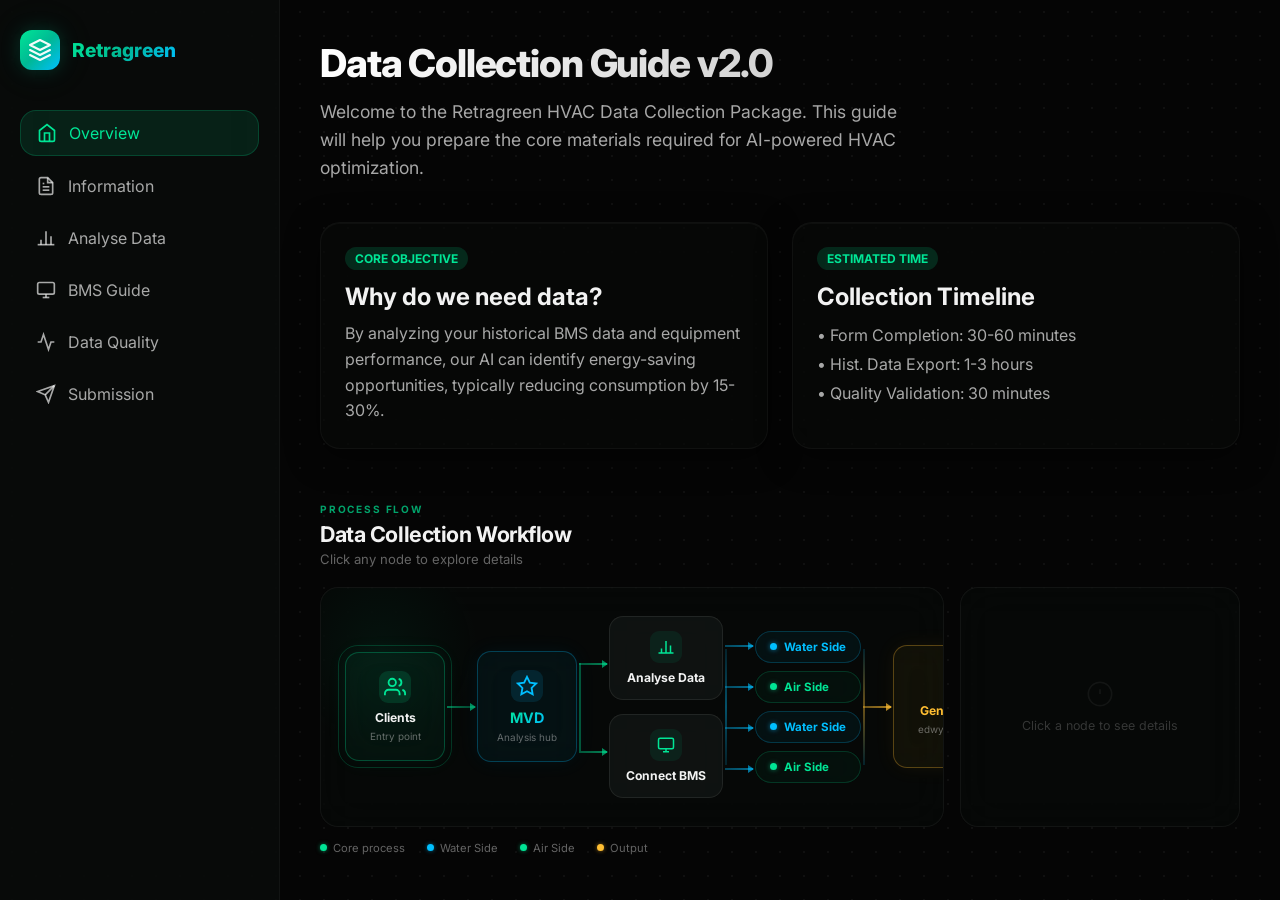
<file: index.html>
<!DOCTYPE html>
<html lang="zh-CN">

<head>
    <meta charset="UTF-8">
    <meta name="viewport" content="width=device-width, initial-scale=1.0">
    <title>RG Data Requirement | Retragreen</title>
    <link rel="icon" href="favicon.svg" type="image/svg+xml">
    <link rel="preconnect" href="https://fonts.googleapis.com">
    <link rel="preconnect" href="https://fonts.gstatic.com" crossorigin>
    <link href="https://fonts.googleapis.com/css2?family=Inter:wght@300;400;500;600;700;800&display=swap"
        rel="stylesheet">
    <link rel="stylesheet" href="styles.css?v=2.3">
</head>

<body>
    <aside class="sidebar">
        <div class="sidebar-header">
            <div class="logo">
                <div class="logo-icon">
                    <svg width="24" height="24" viewBox="0 0 24 24" fill="none" stroke="currentColor" stroke-width="2"
                        stroke-linecap="round" stroke-linejoin="round">
                        <path d="M12 2L2 7l10 5 10-5-10-5z"></path>
                        <path d="M2 17l10 5 10-5"></path>
                        <path d="M2 12l10 5 10-5"></path>
                    </svg>
                </div>
                <div class="logo-text">Retragreen</div>
            </div>
        </div>
        <nav class="sidebar-nav">
            <a href="#overview" class="nav-item active" data-view="overview">
                <svg width="20" height="20" viewBox="0 0 24 24" fill="none" stroke="currentColor" stroke-width="2">
                    <path d="M3 9l9-7 9 7v11a2 2 0 0 1-2 2H5a2 2 0 0 1-2-2z"></path>
                    <polyline points="9 22 9 12 15 12 15 22"></polyline>
                </svg>
                Overview
            </a>
            <a href="#forms" class="nav-item" data-view="forms">
                <svg width="20" height="20" viewBox="0 0 24 24" fill="none" stroke="currentColor" stroke-width="2">
                    <path d="M14 2H6a2 2 0 0 0-2 2v16a2 2 0 0 0 2 2h12a2 2 0 0 0 2-2V8z"></path>
                    <polyline points="14 2 14 8 20 8"></polyline>
                    <line x1="16" y1="13" x2="8" y2="13"></line>
                    <line x1="16" y1="17" x2="8" y2="17"></line>
                    <polyline points="10 9 9 9 8 9"></polyline>
                </svg>
                Information
            </a>
            <a href="#analyse" class="nav-item" data-view="analyse">
                <svg width="20" height="20" viewBox="0 0 24 24" fill="none" stroke="currentColor" stroke-width="2">
                    <line x1="18" y1="20" x2="18" y2="10"></line>
                    <line x1="12" y1="20" x2="12" y2="4"></line>
                    <line x1="6" y1="20" x2="6" y2="14"></line>
                    <line x1="2" y1="20" x2="22" y2="20"></line>
                </svg>
                Analyse Data
            </a>
            <a href="#bms" class="nav-item" data-view="bms">
                <svg width="20" height="20" viewBox="0 0 24 24" fill="none" stroke="currentColor" stroke-width="2">
                    <rect x="2" y="3" width="20" height="14" rx="2" ry="2"></rect>
                    <line x1="8" y1="21" x2="16" y2="21"></line>
                    <line x1="12" y1="17" x2="12" y2="21"></line>
                </svg>
                BMS Guide
            </a>
            <a href="#quality" class="nav-item" data-view="quality">
                <svg width="20" height="20" viewBox="0 0 24 24" fill="none" stroke="currentColor" stroke-width="2">
                    <polyline points="22 12 18 12 15 21 9 3 6 12 2 12"></polyline>
                </svg>
                Data Quality
            </a>
            <a href="#submit" class="nav-item" data-view="submit">
                <svg width="20" height="20" viewBox="0 0 24 24" fill="none" stroke="currentColor" stroke-width="2">
                    <path d="M22 2L11 13"></path>
                    <polygon points="22 2 15 22 11 13 2 9 22 2"></polygon>
                </svg>
                Submission
            </a>
        </nav>
    </aside>

    <main class="main-content">
        <section id="overview" class="view active">
            <div class="hero-section">
                <h1 class="section-title">Data Collection Guide <span class="accent-text">v2.0</span></h1>
                <p class="section-desc">Welcome to the Retragreen HVAC Data Collection Package. This guide will help you
                    prepare the core materials required for AI-powered HVAC optimization.</p>
            </div>

            <div class="grid">
                <div class="glass-card" style="padding: 24px;">
                    <div class="badge badge-essential" style="margin-bottom: 12px; display: inline-block;">Core
                        Objective</div>
                    <h2>Why do we need data?</h2>
                    <p style="color: var(--text-secondary); margin-top: 10px; line-height: 1.6;">
                        By analyzing your historical BMS data and equipment performance, our AI can identify
                        energy-saving opportunities, typically reducing consumption by 15-30%.
                    </p>
                </div>
                <div class="glass-card" style="padding: 24px;">
                    <div class="badge badge-essential" style="margin-bottom: 12px; display: inline-block;">Estimated
                        Time</div>
                    <h2>Collection Timeline</h2>
                    <ul style="color: var(--text-secondary); margin-top: 10px; list-style: none; line-height: 1.8;">
                        <li>• Form Completion: 30-60 minutes</li>
                        <li>• Hist. Data Export: 1-3 hours</li>
                        <li>• Quality Validation: 30 minutes</li>
                    </ul>
                </div>
            </div>

            <!-- ── Workflow Diagram ─────────────────────────────────────────── -->
            <div class="workflow-section">
                <div class="workflow-section-header">
                    <span class="workflow-section-label">Process Flow</span>
                    <h2 class="workflow-section-title">Data Collection Workflow</h2>
                    <p class="workflow-section-desc">Click any node to explore details</p>
                </div>

                <div class="wf-wrap">
                    <!-- ── Diagram row ── -->
                    <div class="wf-diagram">

                        <!-- NODE: Clients -->
                        <div class="wf-node wf-node--client" data-node="client">
                            <div class="wf-node-inner">
                                <div class="wf-node-icon">
                                    <svg width="22" height="22" viewBox="0 0 24 24" fill="none" stroke="currentColor" stroke-width="2"><path d="M17 21v-2a4 4 0 0 0-4-4H5a4 4 0 0 0-4 4v2"/><circle cx="9" cy="7" r="4"/><path d="M23 21v-2a4 4 0 0 0-3-3.87"/><path d="M16 3.13a4 4 0 0 1 0 7.75"/></svg>
                                </div>
                                <div class="wf-node-label">Clients</div>
                                <div class="wf-node-sublabel">Entry point</div>
                            </div>
                            <div class="wf-node-pulse"></div>
                        </div>

                        <!-- Arrow → MVD -->
                        <div class="wf-arr wf-arr--h"></div>

                        <!-- NODE: MVD -->
                        <div class="wf-node wf-node--mvd" data-node="mvd">
                            <div class="wf-node-inner">
                                <div class="wf-node-icon">
                                    <svg width="22" height="22" viewBox="0 0 24 24" fill="none" stroke="currentColor" stroke-width="2"><polygon points="12 2 15.09 8.26 22 9.27 17 14.14 18.18 21.02 12 17.77 5.82 21.02 7 14.14 2 9.27 8.91 8.26 12 2"/></svg>
                                </div>
                                <div class="wf-node-label">MVD</div>
                                <div class="wf-node-sublabel">Analysis hub</div>
                            </div>
                        </div>

                        <!-- Fork → Analyse + BMS -->
                        <div class="wf-arr wf-arr--fork">
                            <div class="wf-arr-fork-line"></div>
                            <div class="wf-arr-fork-top"></div>
                            <div class="wf-arr-fork-bot"></div>
                        </div>

                        <!-- COL: Analyse Data + Connect BMS -->
                        <div class="wf-stack">
                            <div class="wf-node wf-node--branch" data-node="analyse">
                                <div class="wf-node-inner">
                                    <div class="wf-node-icon">
                                        <svg width="18" height="18" viewBox="0 0 24 24" fill="none" stroke="currentColor" stroke-width="2"><line x1="18" y1="20" x2="18" y2="10"/><line x1="12" y1="20" x2="12" y2="4"/><line x1="6" y1="20" x2="6" y2="14"/><line x1="2" y1="20" x2="22" y2="20"/></svg>
                                    </div>
                                    <div class="wf-node-label">Analyse Data</div>
                                </div>
                            </div>
                            <div class="wf-node wf-node--branch" data-node="bmsconn">
                                <div class="wf-node-inner">
                                    <div class="wf-node-icon">
                                        <svg width="18" height="18" viewBox="0 0 24 24" fill="none" stroke="currentColor" stroke-width="2"><rect x="2" y="3" width="20" height="14" rx="2" ry="2"/><line x1="8" y1="21" x2="16" y2="21"/><line x1="12" y1="17" x2="12" y2="21"/></svg>
                                    </div>
                                    <div class="wf-node-label">Connect BMS</div>
                                </div>
                            </div>
                        </div>

                        <!-- Fork → 4 leaves -->
                        <div class="wf-arr wf-arr--fork4">
                            <div class="wf-arr-fork4-line"></div>
                            <div class="wf-arr-fork4-t1"></div>
                            <div class="wf-arr-fork4-t2"></div>
                            <div class="wf-arr-fork4-t3"></div>
                            <div class="wf-arr-fork4-t4"></div>
                        </div>

                        <!-- COL: 4 leaves -->
                        <div class="wf-leaves">
                            <div class="wf-node wf-node--leaf wf-node--water" data-node="analyse-water">
                                <div class="wf-node-inner"><div class="wf-leaf-dot"></div><span class="wf-node-label">Water Side</span></div>
                            </div>
                            <div class="wf-node wf-node--leaf wf-node--air" data-node="analyse-air">
                                <div class="wf-node-inner"><div class="wf-leaf-dot"></div><span class="wf-node-label">Air Side</span></div>
                            </div>
                            <div class="wf-node wf-node--leaf wf-node--water" data-node="bms-water">
                                <div class="wf-node-inner"><div class="wf-leaf-dot"></div><span class="wf-node-label">Water Side</span></div>
                            </div>
                            <div class="wf-node wf-node--leaf wf-node--air" data-node="bms-air">
                                <div class="wf-node-inner"><div class="wf-leaf-dot"></div><span class="wf-node-label">Air Side</span></div>
                            </div>
                        </div>

                        <!-- Converge → Email -->
                        <div class="wf-arr wf-arr--conv">
                            <div class="wf-arr-conv-line"></div>
                            <div class="wf-arr-conv-h"></div>
                        </div>

                        <!-- NODE: Generate Email -->
                        <div class="wf-node wf-node--email" data-node="email">
                            <div class="wf-node-inner">
                                <div class="wf-node-icon">
                                    <svg width="22" height="22" viewBox="0 0 24 24" fill="none" stroke="currentColor" stroke-width="2"><path d="M4 4h16c1.1 0 2 .9 2 2v12c0 1.1-.9 2-2 2H4c-1.1 0-2-.9-2-2V6c0-1.1.9-2 2-2z"/><polyline points="22,6 12,13 2,6"/></svg>
                                </div>
                                <div class="wf-node-label">Generate Email</div>
                                <div class="wf-node-sublabel">edwyn@retragreen<wbr>.com.au</div>
                            </div>
                        </div>

                    </div><!-- .wf-diagram -->

                    <!-- ── Detail panel (shown on node click) ── -->
                    <div class="wf-panel" id="wfPanel">
                        <div class="wf-panel-empty">
                            <svg width="28" height="28" viewBox="0 0 24 24" fill="none" stroke="currentColor" stroke-width="1.5" opacity="0.3"><circle cx="12" cy="12" r="10"/><line x1="12" y1="8" x2="12" y2="12"/><line x1="12" y1="16" x2="12.01" y2="16"/></svg>
                            <p>Click a node to see details</p>
                        </div>
                    </div>

                </div><!-- .wf-wrap -->

                <!-- ── Data Points Drawer (shown when analyse-water / analyse-air clicked) ── -->
                <div class="wf-drawer" id="wfDrawer">
                    <!-- content injected by JS -->
                </div>

                <!-- Legend -->
                <div class="wf-legend">
                    <div class="wf-legend-item"><div class="wf-legend-dot wf-legend-dot--green"></div>Core process</div>
                    <div class="wf-legend-item"><div class="wf-legend-dot wf-legend-dot--blue"></div>Water Side</div>
                    <div class="wf-legend-item"><div class="wf-legend-dot wf-legend-dot--green"></div>Air Side</div>
                    <div class="wf-legend-item"><div class="wf-legend-dot wf-legend-dot--email"></div>Output</div>
                </div>

            </div><!-- .workflow-section -->

        </section>

        <section id="analyse" class="view">
            <div class="hero-section analyse-hero">
                <div>
                    <div class="eyebrow">Topology-aware requirement generator</div>
                    <h1 class="section-title">Build your HVAC data requirement</h1>
                    <p class="section-desc">Tell us what is installed. We will show only the points that apply to your system and expand standard tags for every equipment instance.</p>
                </div>
                <div class="profile-state"><span class="profile-state-dot"></span><span id="profileStateText">Profile ready</span></div>
            </div>

            <div class="analyse-layout">
                <aside class="glass-card equipment-panel" aria-label="Equipment profile">
                    <div class="panel-heading">
                        <span class="step-number">01</span>
                        <div><h2>Equipment profile</h2><p>Select everything installed at this site.</p></div>
                    </div>

                    <fieldset class="config-group">
                        <legend>Cooling source</legend>
                        <label class="config-option"><input type="checkbox" data-system="waterCooled" checked><span><strong>Water-cooled chiller</strong><small>Chiller, CHW and condenser loops</small></span></label>
                        <label class="config-option"><input type="checkbox" data-system="airCooled"><span><strong>Air-cooled chiller</strong><small>Chiller and CHW loop only</small></span></label>
                        <label class="config-option"><input type="checkbox" data-system="dx"><span><strong>DX / Packaged</strong><small>Direct expansion equipment</small></span></label>
                        <label class="config-option"><input type="checkbox" data-system="vrf"><span><strong>VRF / VRV</strong><small>Outdoor and indoor units</small></span></label>
                    </fieldset>

                    <fieldset class="config-group" id="distributionGroup">
                        <legend>CHW distribution</legend>
                        <label class="config-option compact"><input type="radio" name="distribution" value="variablePrimary" checked><span><strong>Variable primary flow</strong></span></label>
                        <label class="config-option compact"><input type="radio" name="distribution" value="primarySecondary"><span><strong>Primary-secondary</strong></span></label>
                        <label class="config-option compact"><input type="radio" name="distribution" value="constant"><span><strong>Constant flow</strong></span></label>
                    </fieldset>

                    <fieldset class="config-group">
                        <legend>Air side &amp; terminal units</legend>
                        <div class="option-grid">
                            <label class="config-option compact"><input type="checkbox" data-system="ahu" checked><span><strong>AHU</strong></span></label>
                            <label class="config-option compact"><input type="checkbox" data-system="vav"><span><strong>VAV</strong></span></label>
                            <label class="config-option compact"><input type="checkbox" data-system="fcu"><span><strong>FCU</strong></span></label>
                            <label class="config-option compact"><input type="checkbox" data-system="doas"><span><strong>DOAS</strong></span></label>
                        </div>
                        <label class="select-label" for="ahuCoilType">AHU cooling type</label>
                        <select id="ahuCoilType" class="config-select">
                            <option value="chw">Chilled water coil</option>
                            <option value="dx">DX coil</option>
                            <option value="none">No cooling coil / unknown</option>
                        </select>
                    </fieldset>

                    <fieldset class="config-group quantity-group">
                        <legend>Equipment quantities</legend>
                        <div id="quantityFields" class="quantity-grid"></div>
                    </fieldset>

                    <button type="button" class="btn btn-secondary btn-full" id="resetProfile">Reset profile</button>
                </aside>

                <div class="analyse-results">
                    <div class="result-intro glass-card">
                        <div class="panel-heading">
                            <span class="step-number">02</span>
                            <div><h2>Your applicable points</h2><p>Requirements update instantly when the equipment profile changes.</p></div>
                        </div>
                        <div class="result-stats" id="resultStats"></div>
                    </div>

                    <div class="pairing-callout">
                        <div class="pairing-icon">↔</div>
                        <div><strong>Collect command and feedback together</strong><p>Where available, provide both the Setpoint / Command and Feedback / Measured Value. This enables tracking-error, hunting, saturation and override analysis.</p></div>
                    </div>

                    <div class="catalogue-toolbar">
                        <div class="filter-tabs" id="classFilters" aria-label="Requirement class filters">
                            <button type="button" class="filter-tab active" data-class-filter="all">All <span id="allCount">0</span></button>
                            <button type="button" class="filter-tab" data-class-filter="core">Must have</button>
                            <button type="button" class="filter-tab" data-class-filter="conditional">If applicable</button>
                            <button type="button" class="filter-tab" data-class-filter="recommended">Recommended</button>
                            <button type="button" class="filter-tab" data-class-filter="optional">Optional</button>
                            <button type="button" class="filter-tab" data-class-filter="derived">Calculated</button>
                        </div>
                        <div class="toolbar-controls">
                            <label class="search-box"><span>⌕</span><input id="pointSearch" type="search" placeholder="Search point or tag…"></label>
                            <select id="sideFilter" class="config-select compact-select" aria-label="Filter by side">
                                <option value="all">All sides</option><option value="Water">Water side</option><option value="Air">Air side</option><option value="Common">Common</option>
                            </select>
                        </div>
                    </div>

                    <div class="catalogue-card glass-card">
                        <div class="catalogue-table-wrap">
                            <table class="catalogue-table">
                                <thead><tr><th>Data point</th><th>Standard tag</th><th>Requirement</th><th>Unit</th><th>Client status</th><th><span class="sr-only">Why needed</span></th></tr></thead>
                                <tbody id="catalogueBody"></tbody>
                            </table>
                        </div>
                        <div class="catalogue-empty" id="catalogueEmpty" hidden>No applicable points match these filters.</div>
                    </div>

                    <div class="export-panel glass-card">
                        <div class="panel-heading">
                            <span class="step-number">03</span>
                            <div><h2>Export client deliverables</h2><p>Download the requirement register or a ready-to-fill historical data template.</p></div>
                        </div>
                        <div class="export-actions">
                            <button type="button" class="btn btn-primary" id="exportRequirements">Download requirement CSV</button>
                            <button type="button" class="btn btn-secondary" id="exportTemplate">Download historical template</button>
                        </div>
                        <p class="export-note">Historical template format: Timestamp first, UTF-8 CSV, one column per expanded standard tag. Recommended interval: 5–15 minutes.</p>
                    </div>
                </div>
            </div>
        </section>

        <section id="forms" class="view">
            <div class="hero-section">
                <h1 class="section-title">Information Collection</h1>
                <p class="section-desc">Please prepare the following four categories of basic information to help us
                    build an accurate system model.</p>
            </div>

            <div class="grid">
                <div class="glass-card info-card" style="padding: 24px; cursor: pointer;" data-info="project">
                    <h3>1. Project Details</h3>
                    <p style="color: var(--text-muted); font-size: 0.9rem; margin-top: 8px;">Site name, address,
                        building type, and contact information.</p>
                    <div class="click-hint">Click for required fields →</div>
                </div>
                <div class="glass-card info-card" style="padding: 24px; cursor: pointer;" data-info="equipment">
                    <h3>2. Equipment Inventory</h3>
                    <p style="color: var(--text-muted); font-size: 0.9rem; margin-top: 8px;">Models and capacities of
                        chillers, pumps, cooling towers, and major AHUs.</p>
                    <div class="click-hint">Click for required fields →</div>
                </div>
                <div class="glass-card info-card" style="padding: 24px; cursor: pointer;" data-info="bmsbasic">
                    <h3>3. BMS Basics</h3>
                    <p style="color: var(--text-muted); font-size: 0.9rem; margin-top: 8px;">BMS brand (e.g., Honeywell,
                        Siemens) and version used.</p>
                    <div class="click-hint">Click for required fields →</div>
                </div>
                <div class="glass-card info-card" style="padding: 24px; cursor: pointer;" data-info="datapoints">
                    <h3>4. Data Point List</h3>
                    <p style="color: var(--text-muted); font-size: 0.9rem; margin-top: 8px;">Confirm available sensor
                        points for export (temp, flow, power, etc.).</p>
                    <div class="click-hint">Click for required fields →</div>
                </div>
            </div>
        </section>

        <section id="bms" class="view">
            <div class="hero-section">
                <h1 class="section-title">BMS Export Guide</h1>
                <p class="section-desc">Start with the network setup below &mdash; it is vendor-neutral and everything
                    else depends on it. Then select your BMS system to view step-by-step export procedures.</p>
            </div>

            <div class="grid">
                <div class="glass-card bms-card" style="padding: 24px; cursor: pointer; grid-column: 1 / -1;"
                    data-bms="networkscan">
                    <div class="badge badge-essential" style="margin-bottom: 12px; display: inline-block;">Start here ·
                        Any brand</div>
                    <h3 class="accent-text">Connect &amp; Scan — Gateway IP + YABE Point Scan</h3>
                    <p style="color: var(--text-muted); font-size: 0.9rem; margin: 12px 0;">
                        For any BACnet site, regardless of brand: put your laptop&rsquo;s IP into the BMS gateway range on
                        Windows 10/11, then use YABE (Yet Another BACnet Explorer) to discover the devices and capture the
                        point list. Covers BACnet/IP and MS/TP/RS-485 wiring, firewall setup, a full troubleshooting table
                        and nine setup diagrams.
                    </p>
                    <div class="click-hint" style="font-size: 0.7rem; opacity: 0.5;">Click for the walkthrough →</div>
                </div>
                <div class="glass-card bms-card" style="padding: 24px; cursor: pointer;" data-bms="honeywell">
                    <h3 class="accent-text">Honeywell EBI</h3>
                    <p style="color: var(--text-muted); font-size: 0.9rem; margin: 12px 0;">Point list &amp; trend
                        export for EBI R600 workstations and the EBI 2025 / EBI One cloud portal.</p>
                    <div class="click-hint" style="font-size: 0.7rem; opacity: 0.5;">Click for details →</div>
                </div>
                <div class="glass-card bms-card" style="padding: 24px; cursor: pointer;" data-bms="siemens">
                    <h3 class="accent-text">Siemens Desigo CC</h3>
                    <p style="color: var(--text-muted); font-size: 0.9rem; margin: 12px 0;">Objects and Trends report
                        export for Desigo CC V7&ndash;V9, verified against the current Siemens online help.</p>
                    <div class="click-hint" style="font-size: 0.7rem; opacity: 0.5;">Click for details →</div>
                </div>
                <div class="glass-card bms-card" style="padding: 24px; cursor: pointer;" data-bms="jci">
                    <h3 class="accent-text">Johnson Controls</h3>
                    <p style="color: var(--text-muted); font-size: 0.9rem; margin: 12px 0;">BACnet point list &amp; point
                        mapping export for Metasys 8.x – 17.x (Metasys UI, ODS and SCT).</p>
                    <div class="click-hint" style="font-size: 0.7rem; opacity: 0.5;">Click for details →</div>
                </div>
                <div class="glass-card bms-card" style="padding: 24px; cursor: pointer;" data-bms="schneider">
                    <h3 class="accent-text">Schneider EcoStruxure</h3>
                    <p style="color: var(--text-muted); font-size: 0.9rem; margin: 12px 0;">Search and trend log export
                        for EcoStruxure Building Operation 7.1 (WorkStation and WebStation).</p>
                    <div class="click-hint" style="font-size: 0.7rem; opacity: 0.5;">Click for details →</div>
                </div>
            </div>
        </section>

        <section id="quality" class="view">
            <div class="hero-section">
                <h1 class="section-title">Data Quality <span class="accent-text">Checklist</span></h1>
                <p class="section-desc">Complete all 35+ validation points before submitting. Click each item to mark it
                    as verified.</p>
                <div class="progress-bar-wrap">
                    <div class="progress-bar-track">
                        <div class="progress-bar-fill" id="progressFill"></div>
                    </div>
                    <span class="progress-label" id="progressLabel">0 / 0 completed</span>
                </div>
            </div>

            <!-- Group 1: File Format -->
            <div class="checklist-group">
                <div class="checklist-group-header">
                    <span class="group-icon"><svg width="16" height="16" viewBox="0 0 24 24" fill="none"
                            stroke="currentColor" stroke-width="2" stroke-linecap="round" stroke-linejoin="round">
                            <path d="M14 2H6a2 2 0 0 0-2 2v16a2 2 0 0 0 2 2h12a2 2 0 0 0 2-2V8z" />
                            <polyline points="14 2 14 8 20 8" />
                        </svg></span>
                    <span>File Format &amp; Encoding</span>
                    <span class="group-badge">Essential</span>
                </div>
                <div class="glass-card checklist-card">
                    <div class="checklist-item">
                        <div class="check-box"></div>
                        <div class="item-content">
                            <h3>CSV format (Comma-Separated Values)</h3>
                            <p>File must be saved as .csv — not .xlsx, .xls, or any other format.</p>
                        </div>
                    </div>
                    <div class="checklist-item">
                        <div class="check-box"></div>
                        <div class="item-content">
                            <h3>UTF-8 character encoding</h3>
                            <p>Ensure UTF-8 encoding when exporting. Do NOT use ANSI, GB2312, or other encodings.</p>
                        </div>
                    </div>
                    <div class="checklist-item">
                        <div class="check-box"></div>
                        <div class="item-content">
                            <h3>Period (.) as decimal separator</h3>
                            <p>Use 28.5 not 28,5. Comma is the column delimiter in CSV.</p>
                        </div>
                    </div>
                    <div class="checklist-item">
                        <div class="check-box"></div>
                        <div class="item-content">
                            <h3>No formulas or calculated cells</h3>
                            <p>Export raw data values only — remove all spreadsheet formulas before saving.</p>
                        </div>
                    </div>
                    <div class="checklist-item">
                        <div class="check-box"></div>
                        <div class="item-content">
                            <h3>File size within limits or compressed</h3>
                            <p>Files &gt;100 MB must be zipped or split by quarter (Q1–Q4). Typical: 50–500 MB for 12
                                months.</p>
                        </div>
                    </div>
                    <div class="checklist-item">
                        <div class="check-box"></div>
                        <div class="item-content">
                            <h3>File naming convention</h3>
                            <p>Format: <code>SiteName_StartDate_EndDate_Type.csv</code> — e.g.,
                                MelbourneOffice_20230101_20231231_HVAC.csv</p>
                        </div>
                    </div>
                </div>
            </div>

            <!-- Group 2: Timestamp & Intervals -->
            <div class="checklist-group">
                <div class="checklist-group-header">
                    <span class="group-icon"><svg width="16" height="16" viewBox="0 0 24 24" fill="none"
                            stroke="currentColor" stroke-width="2" stroke-linecap="round" stroke-linejoin="round">
                            <circle cx="12" cy="12" r="10" />
                            <polyline points="12 6 12 12 16 14" />
                        </svg></span>
                    <span>Timestamps &amp; Data Intervals</span>
                    <span class="group-badge">Essential</span>
                </div>
                <div class="glass-card checklist-card">
                    <div class="checklist-item">
                        <div class="check-box"></div>
                        <div class="item-content">
                            <h3>Timestamp column present as first column</h3>
                            <p>Column name: <code>Timestamp</code>. Must be in the first column of the CSV.</p>
                        </div>
                    </div>
                    <div class="checklist-item">
                        <div class="check-box"></div>
                        <div class="item-content">
                            <h3>Timestamp format: YYYY-MM-DD HH:MM:SS</h3>
                            <p>24-hour format required. Example: <code>2024-07-15 14:30:00</code></p>
                        </div>
                    </div>
                    <div class="checklist-item">
                        <div class="check-box"></div>
                        <div class="item-content">
                            <h3>Consistent time interval throughout file</h3>
                            <p>5-minute intervals are ideal; 15 minutes is the minimum accepted. Maximum: 30 min.</p>
                        </div>
                    </div>
                    <div class="checklist-item">
                        <div class="check-box"></div>
                        <div class="item-content">
                            <h3>No timestamp gaps longer than 2 hours</h3>
                            <p>Isolated missing rows are acceptable, but continuous gaps &gt;2 hours must be documented.
                            </p>
                        </div>
                    </div>
                    <div class="checklist-item">
                        <div class="check-box"></div>
                        <div class="item-content">
                            <h3>Timestamps are sequential and non-duplicate</h3>
                            <p>No duplicate timestamps. No reversed or out-of-order rows.</p>
                        </div>
                    </div>
                    <div class="checklist-item">
                        <div class="check-box"></div>
                        <div class="item-content">
                            <h3>Data covers minimum 12 months</h3>
                            <p>Must include at least one full summer peak season (Dec–Feb Southern Hemisphere / Jun–Aug
                                Northern).</p>
                        </div>
                    </div>
                </div>
            </div>

            <!-- Group 3: Data Completeness -->
            <div class="checklist-group">
                <div class="checklist-group-header">
                    <span class="group-icon"><svg width="16" height="16" viewBox="0 0 24 24" fill="none"
                            stroke="currentColor" stroke-width="2" stroke-linecap="round" stroke-linejoin="round">
                            <line x1="18" y1="20" x2="18" y2="10" />
                            <line x1="12" y1="20" x2="12" y2="4" />
                            <line x1="6" y1="20" x2="6" y2="14" />
                            <line x1="2" y1="20" x2="22" y2="20" />
                        </svg></span>
                    <span>Data Completeness</span>
                    <span class="group-badge">Essential</span>
                </div>
                <div class="glass-card checklist-card">
                    <div class="checklist-item">
                        <div class="check-box"></div>
                        <div class="item-content">
                            <h3>Overall data completeness &gt; 80%</h3>
                            <p>Missing data must be less than 20% of total records for each key column.</p>
                        </div>
                    </div>
                    <div class="checklist-item">
                        <div class="check-box"></div>
                        <div class="item-content">
                            <h3>Missing data marked as blank or "NULL"</h3>
                            <p>Do NOT use 0 (zero) for missing sensor readings — this creates false data points.</p>
                        </div>
                    </div>
                    <div class="checklist-item">
                        <div class="check-box"></div>
                        <div class="item-content">
                            <h3>No flat-lining (constant value for long periods)</h3>
                            <p>If a sensor reads the same value for more than 2 hours, check if it is a sensor fault.
                            </p>
                        </div>
                    </div>
                    <div class="checklist-item">
                        <div class="check-box"></div>
                        <div class="item-content">
                            <h3>No negative values in non-negative columns</h3>
                            <p>Power (kW), flow (m³/h), temperatures above absolute zero. Flag anomalies in notes.</p>
                        </div>
                    </div>
                    <div class="checklist-item">
                        <div class="check-box"></div>
                        <div class="item-content">
                            <h3>Values within physically reasonable ranges</h3>
                            <p>Chiller supply temp: 5–15°C. Power: 0–5000 kW. Flow: 0–2000 m³/h. Outdoor temp: –10 to
                                50°C.</p>
                        </div>
                    </div>
                </div>
            </div>

            <!-- Group 4: Essential Data Points -->
            <div class="checklist-group">
                <div class="checklist-group-header">
                    <span class="group-icon"><svg width="16" height="16" viewBox="0 0 24 24" fill="none"
                            stroke="currentColor" stroke-width="2" stroke-linecap="round" stroke-linejoin="round">
                            <polyline points="22 12 18 12 15 21 9 3 6 12 2 12" />
                        </svg></span>
                    <span>Essential Data Points Included (★★★)</span>
                    <span class="group-badge">Essential</span>
                </div>
                <div class="glass-card checklist-card">
                    <div class="checklist-item">
                        <div class="check-box"></div>
                        <div class="item-content">
                            <h3>Outdoor_Temp_C — Outdoor dry-bulb temperature</h3>
                            <p>Key driver for cooling load. Must not be missing during peak summer months.</p>
                        </div>
                    </div>
                    <div class="checklist-item">
                        <div class="check-box"></div>
                        <div class="item-content">
                            <h3>Outdoor_RH_% — Outdoor relative humidity</h3>
                            <p>Required for psychrometric calculations and cooling tower analysis.</p>
                        </div>
                    </div>
                    <div class="checklist-item">
                        <div class="check-box"></div>
                        <div class="item-content">
                            <h3>Total_HVAC_Energy_kWh — Total electrical consumption</h3>
                            <p>Whole-system energy consumption. Used for baseline and savings calculation.</p>
                        </div>
                    </div>
                    <div class="checklist-item">
                        <div class="check-box"></div>
                        <div class="item-content">
                            <h3>Chiller status &amp; power for each unit</h3>
                            <p>Chiller1_Status (ON/OFF) + Chiller1_Power_kW. Repeat for each chiller unit.</p>
                        </div>
                    </div>
                    <div class="checklist-item">
                        <div class="check-box"></div>
                        <div class="item-content">
                            <h3>Chilled water supply &amp; return temperatures</h3>
                            <p>Chiller1_CHW_Supply_Temp_C and Chiller1_CHW_Return_Temp_C for each chiller.</p>
                        </div>
                    </div>
                    <div class="checklist-item">
                        <div class="check-box"></div>
                        <div class="item-content">
                            <h3>CHW pump status &amp; frequency (if VSD fitted)</h3>
                            <p>CHW_Pump1_Status + CHW_Pump1_Frequency_Hz. Critical for variable flow analysis.</p>
                        </div>
                    </div>
                    <div class="checklist-item">
                        <div class="check-box"></div>
                        <div class="item-content">
                            <h3>Cooling tower fan status &amp; frequency</h3>
                            <p>CT1_Fan_Status + CT1_Fan_Frequency_Hz + CT1_Leaving_Water_Temp_C.</p>
                        </div>
                    </div>
                </div>
            </div>

            <!-- Group 5: Column Headers -->
            <div class="checklist-group">
                <div class="checklist-group-header">
                    <span class="group-icon"><svg width="16" height="16" viewBox="0 0 24 24" fill="none"
                            stroke="currentColor" stroke-width="2" stroke-linecap="round" stroke-linejoin="round">
                            <polyline points="4 7 4 4 20 4 20 7" />
                            <line x1="9" y1="20" x2="15" y2="20" />
                            <line x1="12" y1="4" x2="12" y2="20" />
                        </svg></span>
                    <span>Column Headers &amp; Naming</span>
                    <span class="group-badge badge-important">Important</span>
                </div>
                <div class="glass-card checklist-card">
                    <div class="checklist-item">
                        <div class="check-box"></div>
                        <div class="item-content">
                            <h3>All column headers are in English</h3>
                            <p>No Chinese, Japanese or other language headers. Translate or rename before submission.
                            </p>
                        </div>
                    </div>
                    <div class="checklist-item">
                        <div class="check-box"></div>
                        <div class="item-content">
                            <h3>Unit included in column name</h3>
                            <p>Use suffixes: <code>_C</code> for °C, <code>_kW</code> for kW, <code>_m3h</code> for
                                m³/h, <code>_%</code> for %. Example: <code>Chiller1_Power_kW</code></p>
                        </div>
                    </div>
                    <div class="checklist-item">
                        <div class="check-box"></div>
                        <div class="item-content">
                            <h3>Underscores instead of spaces in header names</h3>
                            <p>Use <code>Outdoor_Temp_C</code> not <code>Outdoor Temp C</code>. Spaces can break
                                automated parsing.</p>
                        </div>
                    </div>
                    <div class="checklist-item">
                        <div class="check-box"></div>
                        <div class="item-content">
                            <h3>Numbered suffixes for identical equipment</h3>
                            <p>Use Chiller1, Chiller2, CHW_Pump1, CHW_Pump2 etc. — not just "Chiller" for multiple
                                units.</p>
                        </div>
                    </div>
                    <div class="checklist-item">
                        <div class="check-box"></div>
                        <div class="item-content">
                            <h3>Status columns use consistent 1/0 or ON/OFF</h3>
                            <p>Do not mix notation. 1=ON, 0=OFF is preferred. "True/False" is not accepted.</p>
                        </div>
                    </div>
                </div>
            </div>

            <!-- Group 6: Documents -->
            <div class="checklist-group">
                <div class="checklist-group-header">
                    <span class="group-icon"><svg width="16" height="16" viewBox="0 0 24 24" fill="none"
                            stroke="currentColor" stroke-width="2" stroke-linecap="round" stroke-linejoin="round">
                            <path d="M22 19a2 2 0 0 1-2 2H4a2 2 0 0 1-2-2V5a2 2 0 0 1 2-2h5l2 3h9a2 2 0 0 1 2 2z" />
                        </svg></span>
                    <span>Pre-Submission Documents</span>
                    <span class="group-badge badge-important">Important</span>
                </div>
                <div class="glass-card checklist-card">
                    <div class="checklist-item">
                        <div class="check-box"></div>
                        <div class="item-content">
                            <h3>Data Collection Form completed (all 4 sheets)</h3>
                            <p>Sheet 1: Project Info · Sheet 2: Equipment · Sheet 3: BMS Info · Sheet 4: Data
                                Requirements</p>
                        </div>
                    </div>
                    <div class="checklist-item">
                        <div class="check-box"></div>
                        <div class="item-content">
                            <h3>Historical CSV file(s) prepared</h3>
                            <p>Covering minimum 12 months. If &gt;100 MB, split by quarter or compress as ZIP.</p>
                        </div>
                    </div>
                    <div class="checklist-item">
                        <div class="check-box"></div>
                        <div class="item-content">
                            <h3>Known issues or anomalies documented</h3>
                            <p>Note any system shutdowns, sensor faults, or maintenance periods inside the submission
                                email.</p>
                        </div>
                    </div>
                    <div class="checklist-item">
                        <div class="check-box"></div>
                        <div class="item-content">
                            <h3>Point mapping document (if internal naming used)</h3>
                            <p>If your BMS uses internal tag names, provide a mapping table: BMS tag → standard column
                                name.</p>
                        </div>
                    </div>
                    <div class="checklist-item">
                        <div class="check-box"></div>
                        <div class="item-content">
                            <h3>Ready to submit to edwyn@retragreen.com.au</h3>
                            <p>All items above checked. File naming follows convention. Package is complete.</p>
                        </div>
                    </div>
                </div>
            </div>
        </section>


        <section id="submit" class="view">
            <div class="hero-section">
                <h1 class="section-title">Submit Your Data</h1>
                <p class="section-desc">Once all files are ready, please submit them through the following channels.</p>
            </div>

            <div class="grid">
                <div class="glass-card" style="padding: 30px; text-align: center;">
                    <div style="font-size: 3rem; margin-bottom: 20px;">📧</div>
                    <h2>Send via Email</h2>
                    <p style="margin: 15px 0; color: var(--text-secondary);">edwyn@retragreen.com.au</p>
                    <p style="font-size: 0.8rem; color: var(--text-muted);">Suitable for packages under 50MB</p>
                </div>
                <div class="glass-card" style="padding: 30px; text-align: center;">
                    <div style="font-size: 3rem; margin-bottom: 20px;">☁️</div>
                    <h2>Large File Transfer</h2>
                    <p style="margin: 15px 0; color: var(--text-secondary);">Google Drive / WeTransfer</p>
                    <p style="font-size: 0.8rem; color: var(--text-muted);">Recommended for large CSV datasets</p>
                </div>
            </div>
        </section>
    </main>

    <!-- Modal Container -->
    <div id="bmsModal" class="modal">
        <div class="modal-content glass-card p-40">
            <span class="close-modal">&times;</span>
            <div id="modalBody">
                <!-- Content injected via JS -->
            </div>
        </div>
    </div>

    <script src="app.js?v=2.2"></script>
</body>

</html>
</file>
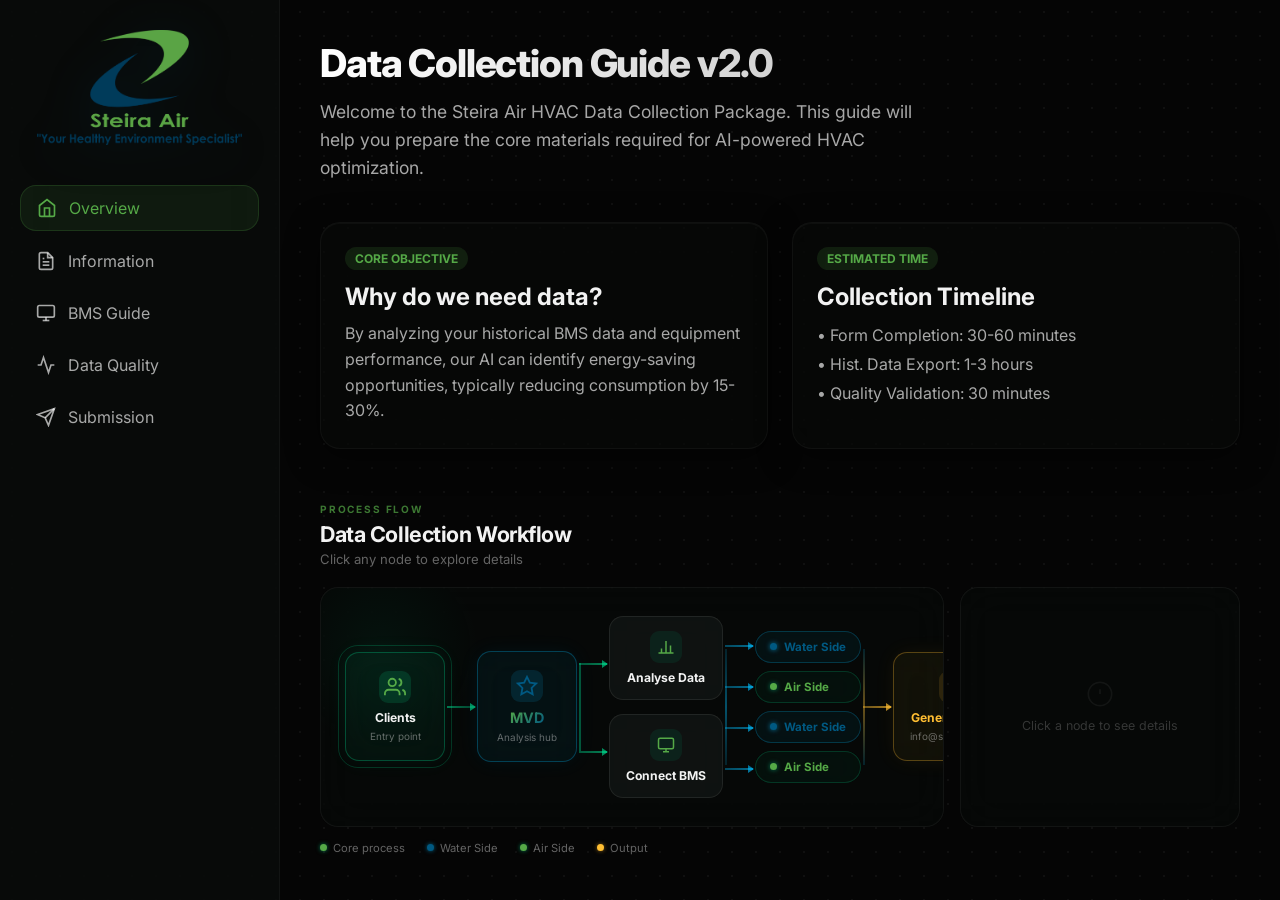
<file: brands/steira-air/index.html>
<!DOCTYPE html>
<html lang="zh-CN">

<head>
    <meta charset="UTF-8">
    <meta name="viewport" content="width=device-width, initial-scale=1.0">
    <title>Data Collection Guide | Steira Air</title>
    <meta name="description" content="Steira Air HVAC Data Collection Guide for preparing building and BMS data for analysis.">
    <link rel="icon" type="image/png" href="assets/steira-logo.png">
    <link rel="preconnect" href="https://fonts.googleapis.com">
    <link rel="preconnect" href="https://fonts.gstatic.com" crossorigin>
    <link href="https://fonts.googleapis.com/css2?family=Inter:wght@300;400;500;600;700;800&display=swap"
        rel="stylesheet">
    <link rel="stylesheet" href="styles.css">
</head>

<body>
    <aside class="sidebar">
        <div class="sidebar-header">
            <div class="logo" aria-label="Steira Air">
                <img class="brand-logo" src="assets/steira-logo.png" alt="Steira Air — Your Healthy Environment Specialist">
            </div>
        </div>
        <nav class="sidebar-nav">
            <a href="#overview" class="nav-item active" data-view="overview">
                <svg width="20" height="20" viewBox="0 0 24 24" fill="none" stroke="currentColor" stroke-width="2">
                    <path d="M3 9l9-7 9 7v11a2 2 0 0 1-2 2H5a2 2 0 0 1-2-2z"></path>
                    <polyline points="9 22 9 12 15 12 15 22"></polyline>
                </svg>
                Overview
            </a>
            <a href="#forms" class="nav-item" data-view="forms">
                <svg width="20" height="20" viewBox="0 0 24 24" fill="none" stroke="currentColor" stroke-width="2">
                    <path d="M14 2H6a2 2 0 0 0-2 2v16a2 2 0 0 0 2 2h12a2 2 0 0 0 2-2V8z"></path>
                    <polyline points="14 2 14 8 20 8"></polyline>
                    <line x1="16" y1="13" x2="8" y2="13"></line>
                    <line x1="16" y1="17" x2="8" y2="17"></line>
                    <polyline points="10 9 9 9 8 9"></polyline>
                </svg>
                Information
            </a>
            <a href="#bms" class="nav-item" data-view="bms">
                <svg width="20" height="20" viewBox="0 0 24 24" fill="none" stroke="currentColor" stroke-width="2">
                    <rect x="2" y="3" width="20" height="14" rx="2" ry="2"></rect>
                    <line x1="8" y1="21" x2="16" y2="21"></line>
                    <line x1="12" y1="17" x2="12" y2="21"></line>
                </svg>
                BMS Guide
            </a>
            <a href="#quality" class="nav-item" data-view="quality">
                <svg width="20" height="20" viewBox="0 0 24 24" fill="none" stroke="currentColor" stroke-width="2">
                    <polyline points="22 12 18 12 15 21 9 3 6 12 2 12"></polyline>
                </svg>
                Data Quality
            </a>
            <a href="#submit" class="nav-item" data-view="submit">
                <svg width="20" height="20" viewBox="0 0 24 24" fill="none" stroke="currentColor" stroke-width="2">
                    <path d="M22 2L11 13"></path>
                    <polygon points="22 2 15 22 11 13 2 9 22 2"></polygon>
                </svg>
                Submission
            </a>
        </nav>
    </aside>

    <main class="main-content">
        <section id="overview" class="view active">
            <div class="hero-section">
                <h1 class="section-title">Data Collection Guide <span class="accent-text">v2.0</span></h1>
                <p class="section-desc">Welcome to the Steira Air HVAC Data Collection Package. This guide will help you
                    prepare the core materials required for AI-powered HVAC optimization.</p>
            </div>

            <div class="grid">
                <div class="glass-card" style="padding: 24px;">
                    <div class="badge badge-essential" style="margin-bottom: 12px; display: inline-block;">Core
                        Objective</div>
                    <h2>Why do we need data?</h2>
                    <p style="color: var(--text-secondary); margin-top: 10px; line-height: 1.6;">
                        By analyzing your historical BMS data and equipment performance, our AI can identify
                        energy-saving opportunities, typically reducing consumption by 15-30%.
                    </p>
                </div>
                <div class="glass-card" style="padding: 24px;">
                    <div class="badge badge-essential" style="margin-bottom: 12px; display: inline-block;">Estimated
                        Time</div>
                    <h2>Collection Timeline</h2>
                    <ul style="color: var(--text-secondary); margin-top: 10px; list-style: none; line-height: 1.8;">
                        <li>• Form Completion: 30-60 minutes</li>
                        <li>• Hist. Data Export: 1-3 hours</li>
                        <li>• Quality Validation: 30 minutes</li>
                    </ul>
                </div>
            </div>

            <!-- ── Workflow Diagram ─────────────────────────────────────────── -->
            <div class="workflow-section">
                <div class="workflow-section-header">
                    <span class="workflow-section-label">Process Flow</span>
                    <h2 class="workflow-section-title">Data Collection Workflow</h2>
                    <p class="workflow-section-desc">Click any node to explore details</p>
                </div>

                <div class="wf-wrap">
                    <!-- ── Diagram row ── -->
                    <div class="wf-diagram">

                        <!-- NODE: Clients -->
                        <div class="wf-node wf-node--client" data-node="client">
                            <div class="wf-node-inner">
                                <div class="wf-node-icon">
                                    <svg width="22" height="22" viewBox="0 0 24 24" fill="none" stroke="currentColor" stroke-width="2"><path d="M17 21v-2a4 4 0 0 0-4-4H5a4 4 0 0 0-4 4v2"/><circle cx="9" cy="7" r="4"/><path d="M23 21v-2a4 4 0 0 0-3-3.87"/><path d="M16 3.13a4 4 0 0 1 0 7.75"/></svg>
                                </div>
                                <div class="wf-node-label">Clients</div>
                                <div class="wf-node-sublabel">Entry point</div>
                            </div>
                            <div class="wf-node-pulse"></div>
                        </div>

                        <!-- Arrow → MVD -->
                        <div class="wf-arr wf-arr--h"></div>

                        <!-- NODE: MVD -->
                        <div class="wf-node wf-node--mvd" data-node="mvd">
                            <div class="wf-node-inner">
                                <div class="wf-node-icon">
                                    <svg width="22" height="22" viewBox="0 0 24 24" fill="none" stroke="currentColor" stroke-width="2"><polygon points="12 2 15.09 8.26 22 9.27 17 14.14 18.18 21.02 12 17.77 5.82 21.02 7 14.14 2 9.27 8.91 8.26 12 2"/></svg>
                                </div>
                                <div class="wf-node-label">MVD</div>
                                <div class="wf-node-sublabel">Analysis hub</div>
                            </div>
                        </div>

                        <!-- Fork → Analyse + BMS -->
                        <div class="wf-arr wf-arr--fork">
                            <div class="wf-arr-fork-line"></div>
                            <div class="wf-arr-fork-top"></div>
                            <div class="wf-arr-fork-bot"></div>
                        </div>

                        <!-- COL: Analyse Data + Connect BMS -->
                        <div class="wf-stack">
                            <div class="wf-node wf-node--branch" data-node="analyse">
                                <div class="wf-node-inner">
                                    <div class="wf-node-icon">
                                        <svg width="18" height="18" viewBox="0 0 24 24" fill="none" stroke="currentColor" stroke-width="2"><line x1="18" y1="20" x2="18" y2="10"/><line x1="12" y1="20" x2="12" y2="4"/><line x1="6" y1="20" x2="6" y2="14"/><line x1="2" y1="20" x2="22" y2="20"/></svg>
                                    </div>
                                    <div class="wf-node-label">Analyse Data</div>
                                </div>
                            </div>
                            <div class="wf-node wf-node--branch" data-node="bmsconn">
                                <div class="wf-node-inner">
                                    <div class="wf-node-icon">
                                        <svg width="18" height="18" viewBox="0 0 24 24" fill="none" stroke="currentColor" stroke-width="2"><rect x="2" y="3" width="20" height="14" rx="2" ry="2"/><line x1="8" y1="21" x2="16" y2="21"/><line x1="12" y1="17" x2="12" y2="21"/></svg>
                                    </div>
                                    <div class="wf-node-label">Connect BMS</div>
                                </div>
                            </div>
                        </div>

                        <!-- Fork → 4 leaves -->
                        <div class="wf-arr wf-arr--fork4">
                            <div class="wf-arr-fork4-line"></div>
                            <div class="wf-arr-fork4-t1"></div>
                            <div class="wf-arr-fork4-t2"></div>
                            <div class="wf-arr-fork4-t3"></div>
                            <div class="wf-arr-fork4-t4"></div>
                        </div>

                        <!-- COL: 4 leaves -->
                        <div class="wf-leaves">
                            <div class="wf-node wf-node--leaf wf-node--water" data-node="analyse-water">
                                <div class="wf-node-inner"><div class="wf-leaf-dot"></div><span class="wf-node-label">Water Side</span></div>
                            </div>
                            <div class="wf-node wf-node--leaf wf-node--air" data-node="analyse-air">
                                <div class="wf-node-inner"><div class="wf-leaf-dot"></div><span class="wf-node-label">Air Side</span></div>
                            </div>
                            <div class="wf-node wf-node--leaf wf-node--water" data-node="bms-water">
                                <div class="wf-node-inner"><div class="wf-leaf-dot"></div><span class="wf-node-label">Water Side</span></div>
                            </div>
                            <div class="wf-node wf-node--leaf wf-node--air" data-node="bms-air">
                                <div class="wf-node-inner"><div class="wf-leaf-dot"></div><span class="wf-node-label">Air Side</span></div>
                            </div>
                        </div>

                        <!-- Converge → Email -->
                        <div class="wf-arr wf-arr--conv">
                            <div class="wf-arr-conv-line"></div>
                            <div class="wf-arr-conv-h"></div>
                        </div>

                        <!-- NODE: Generate Email -->
                        <div class="wf-node wf-node--email" data-node="email">
                            <div class="wf-node-inner">
                                <div class="wf-node-icon">
                                    <svg width="22" height="22" viewBox="0 0 24 24" fill="none" stroke="currentColor" stroke-width="2"><path d="M4 4h16c1.1 0 2 .9 2 2v12c0 1.1-.9 2-2 2H4c-1.1 0-2-.9-2-2V6c0-1.1.9-2 2-2z"/><polyline points="22,6 12,13 2,6"/></svg>
                                </div>
                                <div class="wf-node-label">Generate Email</div>
                                <div class="wf-node-sublabel">info@steiraair.com</div>
                            </div>
                        </div>

                    </div><!-- .wf-diagram -->

                    <!-- ── Detail panel (shown on node click) ── -->
                    <div class="wf-panel" id="wfPanel">
                        <div class="wf-panel-empty">
                            <svg width="28" height="28" viewBox="0 0 24 24" fill="none" stroke="currentColor" stroke-width="1.5" opacity="0.3"><circle cx="12" cy="12" r="10"/><line x1="12" y1="8" x2="12" y2="12"/><line x1="12" y1="16" x2="12.01" y2="16"/></svg>
                            <p>Click a node to see details</p>
                        </div>
                    </div>

                </div><!-- .wf-wrap -->

                <!-- ── Data Points Drawer (shown when analyse-water / analyse-air clicked) ── -->
                <div class="wf-drawer" id="wfDrawer">
                    <!-- content injected by JS -->
                </div>

                <!-- Legend -->
                <div class="wf-legend">
                    <div class="wf-legend-item"><div class="wf-legend-dot wf-legend-dot--green"></div>Core process</div>
                    <div class="wf-legend-item"><div class="wf-legend-dot wf-legend-dot--blue"></div>Water Side</div>
                    <div class="wf-legend-item"><div class="wf-legend-dot wf-legend-dot--green"></div>Air Side</div>
                    <div class="wf-legend-item"><div class="wf-legend-dot wf-legend-dot--email"></div>Output</div>
                </div>

            </div><!-- .workflow-section -->

        </section>

        <section id="forms" class="view">
            <div class="hero-section">
                <h1 class="section-title">Information Collection</h1>
                <p class="section-desc">Please prepare the following four categories of basic information to help us
                    build an accurate system model.</p>
            </div>

            <div class="grid">
                <div class="glass-card info-card" style="padding: 24px; cursor: pointer;" data-info="project">
                    <h3>1. Project Details</h3>
                    <p style="color: var(--text-muted); font-size: 0.9rem; margin-top: 8px;">Site name, address,
                        building type, and contact information.</p>
                    <div class="click-hint">Click for required fields →</div>
                </div>
                <div class="glass-card info-card" style="padding: 24px; cursor: pointer;" data-info="equipment">
                    <h3>2. Equipment Inventory</h3>
                    <p style="color: var(--text-muted); font-size: 0.9rem; margin-top: 8px;">Models and capacities of
                        chillers, pumps, cooling towers, and major AHUs.</p>
                    <div class="click-hint">Click for required fields →</div>
                </div>
                <div class="glass-card info-card" style="padding: 24px; cursor: pointer;" data-info="bmsbasic">
                    <h3>3. BMS Basics</h3>
                    <p style="color: var(--text-muted); font-size: 0.9rem; margin-top: 8px;">BMS brand (e.g., Honeywell,
                        Siemens, Trane) and version used.</p>
                    <div class="click-hint">Click for required fields →</div>
                </div>
                <div class="glass-card info-card" style="padding: 24px; cursor: pointer;" data-info="datapoints">
                    <h3>4. Data Point List</h3>
                    <p style="color: var(--text-muted); font-size: 0.9rem; margin-top: 8px;">Confirm available sensor
                        points for export (temp, flow, power, etc.).</p>
                    <div class="click-hint">Click for required fields →</div>
                </div>
            </div>
        </section>

        <section id="bms" class="view">
            <div class="hero-section">
                <h1 class="section-title">BMS Export Guide</h1>
                <p class="section-desc">Select your BMS system below to view step-by-step export procedures.</p>
            </div>

            <div class="grid">
                <div class="glass-card bms-card" style="padding: 24px; cursor: pointer;" data-bms="honeywell">
                    <h3 class="accent-text">Honeywell EBI</h3>
                    <p style="color: var(--text-muted); font-size: 0.9rem; margin: 12px 0;">Point list &amp; trend
                        export for EBI R600 workstations and the EBI 2025 / EBI One cloud portal.</p>
                    <div class="click-hint" style="font-size: 0.7rem; opacity: 0.5;">Click for details →</div>
                </div>
                <div class="glass-card bms-card" style="padding: 24px; cursor: pointer;" data-bms="siemens">
                    <h3 class="accent-text">Siemens Desigo CC</h3>
                    <p style="color: var(--text-muted); font-size: 0.9rem; margin: 12px 0;">Objects and Trends report
                        export for Desigo CC V7&ndash;V9, verified against the current Siemens online help.</p>
                    <div class="click-hint" style="font-size: 0.7rem; opacity: 0.5;">Click for details →</div>
                </div>
                <div class="glass-card bms-card" style="padding: 24px; cursor: pointer;" data-bms="jci">
                    <h3 class="accent-text">Johnson Controls</h3>
                    <p style="color: var(--text-muted); font-size: 0.9rem; margin: 12px 0;">BACnet point list &amp; point
                        mapping export for Metasys 8.x – 17.x (Metasys UI, ODS and SCT).</p>
                    <div class="click-hint" style="font-size: 0.7rem; opacity: 0.5;">Click for details →</div>
                </div>
                <div class="glass-card bms-card" style="padding: 24px; cursor: pointer;" data-bms="schneider">
                    <h3 class="accent-text">Schneider EcoStruxure</h3>
                    <p style="color: var(--text-muted); font-size: 0.9rem; margin: 12px 0;">Search and trend log export
                        for EcoStruxure Building Operation 7.1 (WorkStation and WebStation).</p>
                    <div class="click-hint" style="font-size: 0.7rem; opacity: 0.5;">Click for details →</div>
                </div>
                <div class="glass-card bms-card" style="padding: 24px; cursor: pointer;" data-bms="trane">
                    <h3 class="accent-text">Trane Tracer Summit</h3>
                    <p style="color: var(--text-muted); font-size: 0.9rem; margin: 12px 0;">Legacy workstation — trend
                        export steps, and what to request from your Trane partner instead.</p>
                    <div class="click-hint" style="font-size: 0.7rem; opacity: 0.5;">Click for details →</div>
                </div>
            </div>
        </section>

        <section id="quality" class="view">
            <div class="hero-section">
                <h1 class="section-title">Data Quality <span class="accent-text">Checklist</span></h1>
                <p class="section-desc">Complete all 35+ validation points before submitting. Click each item to mark it
                    as verified.</p>
                <div class="progress-bar-wrap">
                    <div class="progress-bar-track">
                        <div class="progress-bar-fill" id="progressFill"></div>
                    </div>
                    <span class="progress-label" id="progressLabel">0 / 0 completed</span>
                </div>
            </div>

            <!-- Group 1: File Format -->
            <div class="checklist-group">
                <div class="checklist-group-header">
                    <span class="group-icon"><svg width="16" height="16" viewBox="0 0 24 24" fill="none"
                            stroke="currentColor" stroke-width="2" stroke-linecap="round" stroke-linejoin="round">
                            <path d="M14 2H6a2 2 0 0 0-2 2v16a2 2 0 0 0 2 2h12a2 2 0 0 0 2-2V8z" />
                            <polyline points="14 2 14 8 20 8" />
                        </svg></span>
                    <span>File Format &amp; Encoding</span>
                    <span class="group-badge">Essential</span>
                </div>
                <div class="glass-card checklist-card">
                    <div class="checklist-item">
                        <div class="check-box"></div>
                        <div class="item-content">
                            <h3>CSV format (Comma-Separated Values)</h3>
                            <p>File must be saved as .csv — not .xlsx, .xls, or any other format.</p>
                        </div>
                    </div>
                    <div class="checklist-item">
                        <div class="check-box"></div>
                        <div class="item-content">
                            <h3>UTF-8 character encoding</h3>
                            <p>Ensure UTF-8 encoding when exporting. Do NOT use ANSI, GB2312, or other encodings.</p>
                        </div>
                    </div>
                    <div class="checklist-item">
                        <div class="check-box"></div>
                        <div class="item-content">
                            <h3>Period (.) as decimal separator</h3>
                            <p>Use 28.5 not 28,5. Comma is the column delimiter in CSV.</p>
                        </div>
                    </div>
                    <div class="checklist-item">
                        <div class="check-box"></div>
                        <div class="item-content">
                            <h3>No formulas or calculated cells</h3>
                            <p>Export raw data values only — remove all spreadsheet formulas before saving.</p>
                        </div>
                    </div>
                    <div class="checklist-item">
                        <div class="check-box"></div>
                        <div class="item-content">
                            <h3>File size within limits or compressed</h3>
                            <p>Files &gt;100 MB must be zipped or split by quarter (Q1–Q4). Typical: 50–500 MB for 12
                                months.</p>
                        </div>
                    </div>
                    <div class="checklist-item">
                        <div class="check-box"></div>
                        <div class="item-content">
                            <h3>File naming convention</h3>
                            <p>Format: <code>SiteName_StartDate_EndDate_Type.csv</code> — e.g.,
                                MelbourneOffice_20230101_20231231_HVAC.csv</p>
                        </div>
                    </div>
                </div>
            </div>

            <!-- Group 2: Timestamp & Intervals -->
            <div class="checklist-group">
                <div class="checklist-group-header">
                    <span class="group-icon"><svg width="16" height="16" viewBox="0 0 24 24" fill="none"
                            stroke="currentColor" stroke-width="2" stroke-linecap="round" stroke-linejoin="round">
                            <circle cx="12" cy="12" r="10" />
                            <polyline points="12 6 12 12 16 14" />
                        </svg></span>
                    <span>Timestamps &amp; Data Intervals</span>
                    <span class="group-badge">Essential</span>
                </div>
                <div class="glass-card checklist-card">
                    <div class="checklist-item">
                        <div class="check-box"></div>
                        <div class="item-content">
                            <h3>Timestamp column present as first column</h3>
                            <p>Column name: <code>Timestamp</code>. Must be in the first column of the CSV.</p>
                        </div>
                    </div>
                    <div class="checklist-item">
                        <div class="check-box"></div>
                        <div class="item-content">
                            <h3>Timestamp format: YYYY-MM-DD HH:MM:SS</h3>
                            <p>24-hour format required. Example: <code>2024-07-15 14:30:00</code></p>
                        </div>
                    </div>
                    <div class="checklist-item">
                        <div class="check-box"></div>
                        <div class="item-content">
                            <h3>Consistent time interval throughout file</h3>
                            <p>5-minute intervals are ideal; 15 minutes is the minimum accepted. Maximum: 30 min.</p>
                        </div>
                    </div>
                    <div class="checklist-item">
                        <div class="check-box"></div>
                        <div class="item-content">
                            <h3>No timestamp gaps longer than 2 hours</h3>
                            <p>Isolated missing rows are acceptable, but continuous gaps &gt;2 hours must be documented.
                            </p>
                        </div>
                    </div>
                    <div class="checklist-item">
                        <div class="check-box"></div>
                        <div class="item-content">
                            <h3>Timestamps are sequential and non-duplicate</h3>
                            <p>No duplicate timestamps. No reversed or out-of-order rows.</p>
                        </div>
                    </div>
                    <div class="checklist-item">
                        <div class="check-box"></div>
                        <div class="item-content">
                            <h3>Data covers minimum 12 months</h3>
                            <p>Must include at least one full summer peak season (Dec–Feb Southern Hemisphere / Jun–Aug
                                Northern).</p>
                        </div>
                    </div>
                </div>
            </div>

            <!-- Group 3: Data Completeness -->
            <div class="checklist-group">
                <div class="checklist-group-header">
                    <span class="group-icon"><svg width="16" height="16" viewBox="0 0 24 24" fill="none"
                            stroke="currentColor" stroke-width="2" stroke-linecap="round" stroke-linejoin="round">
                            <line x1="18" y1="20" x2="18" y2="10" />
                            <line x1="12" y1="20" x2="12" y2="4" />
                            <line x1="6" y1="20" x2="6" y2="14" />
                            <line x1="2" y1="20" x2="22" y2="20" />
                        </svg></span>
                    <span>Data Completeness</span>
                    <span class="group-badge">Essential</span>
                </div>
                <div class="glass-card checklist-card">
                    <div class="checklist-item">
                        <div class="check-box"></div>
                        <div class="item-content">
                            <h3>Overall data completeness &gt; 80%</h3>
                            <p>Missing data must be less than 20% of total records for each key column.</p>
                        </div>
                    </div>
                    <div class="checklist-item">
                        <div class="check-box"></div>
                        <div class="item-content">
                            <h3>Missing data marked as blank or "NULL"</h3>
                            <p>Do NOT use 0 (zero) for missing sensor readings — this creates false data points.</p>
                        </div>
                    </div>
                    <div class="checklist-item">
                        <div class="check-box"></div>
                        <div class="item-content">
                            <h3>No flat-lining (constant value for long periods)</h3>
                            <p>If a sensor reads the same value for more than 2 hours, check if it is a sensor fault.
                            </p>
                        </div>
                    </div>
                    <div class="checklist-item">
                        <div class="check-box"></div>
                        <div class="item-content">
                            <h3>No negative values in non-negative columns</h3>
                            <p>Power (kW), flow (m³/h), temperatures above absolute zero. Flag anomalies in notes.</p>
                        </div>
                    </div>
                    <div class="checklist-item">
                        <div class="check-box"></div>
                        <div class="item-content">
                            <h3>Values within physically reasonable ranges</h3>
                            <p>Chiller supply temp: 5–15°C. Power: 0–5000 kW. Flow: 0–2000 m³/h. Outdoor temp: –10 to
                                50°C.</p>
                        </div>
                    </div>
                </div>
            </div>

            <!-- Group 4: Essential Data Points -->
            <div class="checklist-group">
                <div class="checklist-group-header">
                    <span class="group-icon"><svg width="16" height="16" viewBox="0 0 24 24" fill="none"
                            stroke="currentColor" stroke-width="2" stroke-linecap="round" stroke-linejoin="round">
                            <polyline points="22 12 18 12 15 21 9 3 6 12 2 12" />
                        </svg></span>
                    <span>Essential Data Points Included (★★★)</span>
                    <span class="group-badge">Essential</span>
                </div>
                <div class="glass-card checklist-card">
                    <div class="checklist-item">
                        <div class="check-box"></div>
                        <div class="item-content">
                            <h3>Outdoor_Temp_C — Outdoor dry-bulb temperature</h3>
                            <p>Key driver for cooling load. Must not be missing during peak summer months.</p>
                        </div>
                    </div>
                    <div class="checklist-item">
                        <div class="check-box"></div>
                        <div class="item-content">
                            <h3>Outdoor_RH_% — Outdoor relative humidity</h3>
                            <p>Required for psychrometric calculations and cooling tower analysis.</p>
                        </div>
                    </div>
                    <div class="checklist-item">
                        <div class="check-box"></div>
                        <div class="item-content">
                            <h3>Total_HVAC_Energy_kWh — Total electrical consumption</h3>
                            <p>Whole-system energy consumption. Used for baseline and savings calculation.</p>
                        </div>
                    </div>
                    <div class="checklist-item">
                        <div class="check-box"></div>
                        <div class="item-content">
                            <h3>Chiller status &amp; power for each unit</h3>
                            <p>Chiller1_Status (ON/OFF) + Chiller1_Power_kW. Repeat for each chiller unit.</p>
                        </div>
                    </div>
                    <div class="checklist-item">
                        <div class="check-box"></div>
                        <div class="item-content">
                            <h3>Chilled water supply &amp; return temperatures</h3>
                            <p>Chiller1_CHW_Supply_Temp_C and Chiller1_CHW_Return_Temp_C for each chiller.</p>
                        </div>
                    </div>
                    <div class="checklist-item">
                        <div class="check-box"></div>
                        <div class="item-content">
                            <h3>CHW pump status &amp; frequency (if VSD fitted)</h3>
                            <p>CHW_Pump1_Status + CHW_Pump1_Frequency_Hz. Critical for variable flow analysis.</p>
                        </div>
                    </div>
                    <div class="checklist-item">
                        <div class="check-box"></div>
                        <div class="item-content">
                            <h3>Cooling tower fan status &amp; frequency</h3>
                            <p>CT1_Fan_Status + CT1_Fan_Frequency_Hz + CT1_Leaving_Water_Temp_C.</p>
                        </div>
                    </div>
                </div>
            </div>

            <!-- Group 5: Column Headers -->
            <div class="checklist-group">
                <div class="checklist-group-header">
                    <span class="group-icon"><svg width="16" height="16" viewBox="0 0 24 24" fill="none"
                            stroke="currentColor" stroke-width="2" stroke-linecap="round" stroke-linejoin="round">
                            <polyline points="4 7 4 4 20 4 20 7" />
                            <line x1="9" y1="20" x2="15" y2="20" />
                            <line x1="12" y1="4" x2="12" y2="20" />
                        </svg></span>
                    <span>Column Headers &amp; Naming</span>
                    <span class="group-badge badge-important">Important</span>
                </div>
                <div class="glass-card checklist-card">
                    <div class="checklist-item">
                        <div class="check-box"></div>
                        <div class="item-content">
                            <h3>All column headers are in English</h3>
                            <p>No Chinese, Japanese or other language headers. Translate or rename before submission.
                            </p>
                        </div>
                    </div>
                    <div class="checklist-item">
                        <div class="check-box"></div>
                        <div class="item-content">
                            <h3>Unit included in column name</h3>
                            <p>Use suffixes: <code>_C</code> for °C, <code>_kW</code> for kW, <code>_m3h</code> for
                                m³/h, <code>_%</code> for %. Example: <code>Chiller1_Power_kW</code></p>
                        </div>
                    </div>
                    <div class="checklist-item">
                        <div class="check-box"></div>
                        <div class="item-content">
                            <h3>Underscores instead of spaces in header names</h3>
                            <p>Use <code>Outdoor_Temp_C</code> not <code>Outdoor Temp C</code>. Spaces can break
                                automated parsing.</p>
                        </div>
                    </div>
                    <div class="checklist-item">
                        <div class="check-box"></div>
                        <div class="item-content">
                            <h3>Numbered suffixes for identical equipment</h3>
                            <p>Use Chiller1, Chiller2, CHW_Pump1, CHW_Pump2 etc. — not just "Chiller" for multiple
                                units.</p>
                        </div>
                    </div>
                    <div class="checklist-item">
                        <div class="check-box"></div>
                        <div class="item-content">
                            <h3>Status columns use consistent 1/0 or ON/OFF</h3>
                            <p>Do not mix notation. 1=ON, 0=OFF is preferred. "True/False" is not accepted.</p>
                        </div>
                    </div>
                </div>
            </div>

            <!-- Group 6: Documents -->
            <div class="checklist-group">
                <div class="checklist-group-header">
                    <span class="group-icon"><svg width="16" height="16" viewBox="0 0 24 24" fill="none"
                            stroke="currentColor" stroke-width="2" stroke-linecap="round" stroke-linejoin="round">
                            <path d="M22 19a2 2 0 0 1-2 2H4a2 2 0 0 1-2-2V5a2 2 0 0 1 2-2h5l2 3h9a2 2 0 0 1 2 2z" />
                        </svg></span>
                    <span>Pre-Submission Documents</span>
                    <span class="group-badge badge-important">Important</span>
                </div>
                <div class="glass-card checklist-card">
                    <div class="checklist-item">
                        <div class="check-box"></div>
                        <div class="item-content">
                            <h3>Data Collection Form completed (all 4 sheets)</h3>
                            <p>Sheet 1: Project Info · Sheet 2: Equipment · Sheet 3: BMS Info · Sheet 4: Data
                                Requirements</p>
                        </div>
                    </div>
                    <div class="checklist-item">
                        <div class="check-box"></div>
                        <div class="item-content">
                            <h3>Historical CSV file(s) prepared</h3>
                            <p>Covering minimum 12 months. If &gt;100 MB, split by quarter or compress as ZIP.</p>
                        </div>
                    </div>
                    <div class="checklist-item">
                        <div class="check-box"></div>
                        <div class="item-content">
                            <h3>Known issues or anomalies documented</h3>
                            <p>Note any system shutdowns, sensor faults, or maintenance periods inside the submission
                                email.</p>
                        </div>
                    </div>
                    <div class="checklist-item">
                        <div class="check-box"></div>
                        <div class="item-content">
                            <h3>Point mapping document (if internal naming used)</h3>
                            <p>If your BMS uses internal tag names, provide a mapping table: BMS tag → standard column
                                name.</p>
                        </div>
                    </div>
                    <div class="checklist-item">
                        <div class="check-box"></div>
                        <div class="item-content">
                            <h3>Ready to submit to info@steiraair.com</h3>
                            <p>All items above checked. File naming follows convention. Package is complete.</p>
                        </div>
                    </div>
                </div>
            </div>
        </section>


        <section id="submit" class="view">
            <div class="hero-section">
                <h1 class="section-title">Submit Your Data</h1>
                <p class="section-desc">Once all files are ready, please submit them through the following channels.</p>
            </div>

            <div class="grid">
                <div class="glass-card" style="padding: 30px; text-align: center;">
                    <div style="font-size: 3rem; margin-bottom: 20px;">📧</div>
                    <h2>Send via Email</h2>
                    <p style="margin: 15px 0; color: var(--text-secondary);">info@steiraair.com</p>
                    <p style="font-size: 0.8rem; color: var(--text-muted);">Suitable for packages under 50MB</p>
                </div>
                <div class="glass-card" style="padding: 30px; text-align: center;">
                    <div style="font-size: 3rem; margin-bottom: 20px;">☁️</div>
                    <h2>Large File Transfer</h2>
                    <p style="margin: 15px 0; color: var(--text-secondary);">Google Drive / WeTransfer</p>
                    <p style="font-size: 0.8rem; color: var(--text-muted);">Recommended for large CSV datasets</p>
                </div>
            </div>
        </section>
    </main>

    <!-- Modal Container -->
    <div id="bmsModal" class="modal">
        <div class="modal-content glass-card p-40">
            <span class="close-modal">&times;</span>
            <div id="modalBody">
                <!-- Content injected via JS -->
            </div>
        </div>
    </div>

    <script src="app.js"></script>
</body>

</html>
</file>
<file: styles.css>
/* ===== RG Data Requirement — Design System ===== */
/* Inherited from Retragreen Dashbord | Glassmorphism Style */

:root {
    /* Core Colors */
    --bg-primary: #050505;
    --bg-secondary: rgba(10, 10, 10, 0.68);
    --bg-tertiary: rgba(15, 15, 15, 0.55);
    --bg-input: rgba(255, 255, 255, 0.02);

    /* Glass System — Apple Style */
    --glass-bg: rgba(10, 12, 11, 0.42);
    --glass-bg-strong: rgba(15, 18, 16, 0.65);
    --glass-border: rgba(255, 255, 255, 0.04);
    --glass-border-hover: rgba(255, 255, 255, 0.12);
    --glass-blur: 24px;
    --glass-blur-heavy: 40px;
    --glass-shadow: 0 8px 32px rgba(0, 0, 0, 0.5), inset 0 1px 0 rgba(255, 255, 255, 0.03);
    --glass-shadow-hover: 0 20px 60px rgba(0, 0, 0, 0.6), inset 0 1px 0 rgba(255, 255, 255, 0.1);
    --glass-highlight: inset 0 1px 0 rgba(255, 255, 255, 0.03);

    /* Accent */
    --accent-primary: #00e696;
    --accent-secondary: #00b894;
    --accent-blue: #00bfff;
    --accent-gradient: linear-gradient(135deg, #00e696 0%, #00b894 50%, #00bfff 100%);
    --accent-glow: 0 0 20px rgba(0, 212, 170, 0.2), 0 0 60px rgba(0, 212, 170, 0.06);

    /* Text */
    --text-primary: rgba(255, 255, 255, 0.95);
    --text-secondary: rgba(255, 255, 255, 0.65);
    --text-muted: rgba(255, 255, 255, 0.38);

    /* Radii */
    --radius-xs: 8px;
    --radius-sm: 12px;
    --radius-md: 16px;
    --radius-lg: 20px;
    --radius-xl: 24px;
    --radius-pill: 100px;

    /* Transitions */
    --transition-fast: 0.2s cubic-bezier(0.16, 1, 0.3, 1);
    --transition-normal: 0.4s cubic-bezier(0.16, 1, 0.3, 1);
    --transition-spring: 0.6s cubic-bezier(0.34, 1.56, 0.64, 1);
}

/* ===== Analyse Data — topology-aware requirement generator ===== */
.sr-only {
    position: absolute;
    width: 1px;
    height: 1px;
    padding: 0;
    margin: -1px;
    overflow: hidden;
    clip: rect(0, 0, 0, 0);
    white-space: nowrap;
    border: 0;
}

.analyse-hero {
    display: flex;
    align-items: flex-end;
    justify-content: space-between;
    gap: 28px;
}

.analyse-hero .section-desc {
    max-width: 780px;
}

.eyebrow {
    margin-bottom: 10px;
    color: var(--accent-primary);
    font-size: 0.72rem;
    font-weight: 800;
    letter-spacing: 0.14em;
    text-transform: uppercase;
}

.profile-state {
    flex: 0 0 auto;
    display: flex;
    align-items: center;
    gap: 9px;
    padding: 10px 14px;
    border: 1px solid rgba(0, 230, 150, 0.18);
    border-radius: var(--radius-pill);
    background: rgba(0, 230, 150, 0.06);
    color: var(--text-secondary);
    font-size: 0.76rem;
}

.profile-state-dot {
    width: 7px;
    height: 7px;
    border-radius: 50%;
    background: var(--accent-primary);
    box-shadow: 0 0 12px rgba(0, 230, 150, 0.75);
}

.analyse-layout {
    display: grid;
    grid-template-columns: minmax(260px, 330px) minmax(0, 1fr);
    gap: 22px;
    align-items: start;
}

.equipment-panel {
    position: sticky;
    top: 0;
    padding: 22px;
    max-height: calc(100vh - 80px);
    overflow-y: auto;
}

.equipment-panel:hover,
.result-intro:hover,
.catalogue-card:hover,
.export-panel:hover {
    transform: none;
}

.panel-heading {
    display: flex;
    align-items: flex-start;
    gap: 12px;
}

.panel-heading h2 {
    font-size: 1rem;
    letter-spacing: -0.01em;
}

.panel-heading p {
    margin-top: 4px;
    color: var(--text-muted);
    font-size: 0.76rem;
    line-height: 1.45;
}

.step-number {
    flex: 0 0 auto;
    display: grid;
    place-items: center;
    width: 29px;
    height: 29px;
    border: 1px solid rgba(0, 230, 150, 0.22);
    border-radius: 9px;
    background: rgba(0, 230, 150, 0.08);
    color: var(--accent-primary);
    font-size: 0.66rem;
    font-weight: 800;
}

.config-group {
    margin-top: 22px;
    padding: 0;
    border: 0;
}

.config-group legend {
    width: 100%;
    margin-bottom: 9px;
    color: var(--text-muted);
    font-size: 0.67rem;
    font-weight: 800;
    letter-spacing: 0.08em;
    text-transform: uppercase;
}

.config-option {
    display: flex;
    align-items: flex-start;
    gap: 10px;
    margin-bottom: 7px;
    padding: 11px;
    border: 1px solid rgba(255, 255, 255, 0.055);
    border-radius: 11px;
    background: rgba(255, 255, 255, 0.018);
    cursor: pointer;
    transition: border-color var(--transition-fast), background var(--transition-fast);
}

.config-option:hover {
    border-color: rgba(255, 255, 255, 0.13);
    background: rgba(255, 255, 255, 0.035);
}

.config-option:has(input:checked) {
    border-color: rgba(0, 230, 150, 0.25);
    background: rgba(0, 230, 150, 0.065);
}

.config-option input {
    width: 16px;
    height: 16px;
    margin-top: 1px;
    accent-color: var(--accent-primary);
}

.config-option span {
    display: flex;
    min-width: 0;
    flex-direction: column;
}

.config-option strong {
    color: var(--text-secondary);
    font-size: 0.78rem;
    font-weight: 650;
}

.config-option small {
    margin-top: 3px;
    color: var(--text-muted);
    font-size: 0.66rem;
    line-height: 1.35;
}

.config-option.compact {
    align-items: center;
    padding: 9px 10px;
}

.option-grid {
    display: grid;
    grid-template-columns: 1fr 1fr;
    gap: 7px;
}

.option-grid .config-option {
    margin: 0;
}

.select-label {
    display: block;
    margin: 12px 0 6px;
    color: var(--text-muted);
    font-size: 0.68rem;
}

.config-select,
.quantity-field input,
.search-box,
.status-select {
    border: 1px solid rgba(255, 255, 255, 0.08);
    border-radius: 10px;
    background-color: rgba(255, 255, 255, 0.035);
    color: var(--text-secondary);
    outline: none;
}

.config-select {
    width: 100%;
    padding: 9px 10px;
    font: inherit;
    font-size: 0.72rem;
}

.config-select option,
.status-select option {
    background: #111;
    color: #ddd;
}

.config-select:focus,
.quantity-field input:focus,
.search-box:focus-within,
.status-select:focus {
    border-color: rgba(0, 230, 150, 0.42);
    box-shadow: 0 0 0 3px rgba(0, 230, 150, 0.07);
}

.is-disabled {
    opacity: 0.42;
}

.quantity-grid {
    display: grid;
    grid-template-columns: 1fr 1fr;
    gap: 9px;
}

.quantity-field {
    display: flex;
    flex-direction: column;
    gap: 5px;
}

.quantity-field span,
.quantity-empty {
    color: var(--text-muted);
    font-size: 0.64rem;
}

.quantity-field input {
    width: 100%;
    padding: 8px 9px;
    font: inherit;
    font-size: 0.76rem;
}

.btn {
    display: inline-flex;
    min-height: 40px;
    align-items: center;
    justify-content: center;
    padding: 9px 15px;
    border: 1px solid transparent;
    border-radius: 11px;
    cursor: pointer;
    font: inherit;
    font-size: 0.74rem;
    font-weight: 750;
    transition: transform var(--transition-fast), border-color var(--transition-fast), background var(--transition-fast);
}

.btn:hover {
    transform: translateY(-1px);
}

.btn-primary {
    background: var(--accent-primary);
    color: #03150e;
    box-shadow: 0 8px 26px rgba(0, 230, 150, 0.14);
}

.btn-primary:hover {
    background: #25eca9;
}

.btn-secondary {
    border-color: rgba(255, 255, 255, 0.09);
    background: rgba(255, 255, 255, 0.04);
    color: var(--text-secondary);
}

.btn-secondary:hover {
    border-color: rgba(255, 255, 255, 0.18);
    background: rgba(255, 255, 255, 0.065);
}

.btn-full {
    width: 100%;
    margin-top: 22px;
}

.analyse-results {
    min-width: 0;
}

.result-intro,
.export-panel {
    padding: 20px 22px;
}

.result-intro {
    display: flex;
    align-items: center;
    justify-content: space-between;
    gap: 20px;
}

.result-stats {
    display: grid;
    grid-template-columns: repeat(4, minmax(80px, 1fr));
    gap: 8px;
}

.result-stat {
    min-width: 86px;
    padding: 10px 12px;
    border: 1px solid rgba(255, 255, 255, 0.055);
    border-radius: 11px;
    background: rgba(255, 255, 255, 0.02);
}

.result-stat strong,
.result-stat span {
    display: block;
}

.result-stat strong {
    font-size: 1.1rem;
}

.result-stat span {
    margin-top: 2px;
    color: var(--text-muted);
    font-size: 0.61rem;
}

.stat-core strong { color: #ff6b7a; }
.stat-recommended strong { color: #55b8ff; }
.stat-derived strong { color: #b594ff; }

.pairing-callout {
    display: flex;
    gap: 12px;
    margin: 14px 0;
    padding: 14px 16px;
    border: 1px solid rgba(0, 191, 255, 0.15);
    border-radius: 13px;
    background: linear-gradient(100deg, rgba(0, 191, 255, 0.07), rgba(0, 230, 150, 0.035));
}

.pairing-icon {
    flex: 0 0 auto;
    display: grid;
    place-items: center;
    width: 30px;
    height: 30px;
    border-radius: 9px;
    background: rgba(0, 191, 255, 0.1);
    color: var(--accent-blue);
}

.pairing-callout strong {
    color: rgba(255, 255, 255, 0.83);
    font-size: 0.78rem;
}

.pairing-callout p {
    margin-top: 4px;
    color: var(--text-muted);
    font-size: 0.69rem;
    line-height: 1.45;
}

.catalogue-toolbar {
    display: flex;
    align-items: center;
    justify-content: space-between;
    gap: 12px;
    margin-bottom: 10px;
}

.filter-tabs {
    display: flex;
    gap: 5px;
    overflow-x: auto;
    scrollbar-width: none;
}

.filter-tab {
    flex: 0 0 auto;
    padding: 7px 10px;
    border: 1px solid transparent;
    border-radius: 9px;
    background: transparent;
    color: var(--text-muted);
    cursor: pointer;
    font: inherit;
    font-size: 0.65rem;
    font-weight: 700;
}

.filter-tab:hover {
    color: var(--text-secondary);
}

.filter-tab.active {
    border-color: rgba(0, 230, 150, 0.2);
    background: rgba(0, 230, 150, 0.08);
    color: var(--accent-primary);
}

.filter-tab span {
    margin-left: 3px;
    opacity: 0.7;
}

.toolbar-controls {
    display: flex;
    gap: 8px;
}

.search-box {
    display: flex;
    align-items: center;
    gap: 7px;
    padding: 0 10px;
}

.search-box span {
    color: var(--text-muted);
}

.search-box input {
    width: 150px;
    padding: 8px 0;
    border: 0;
    background: transparent;
    color: var(--text-secondary);
    outline: none;
    font: inherit;
    font-size: 0.68rem;
}

.compact-select {
    width: 105px;
}

.catalogue-card {
    overflow: hidden;
}

.catalogue-table-wrap {
    max-height: 58vh;
    overflow: auto;
}

.catalogue-table {
    width: 100%;
    border-collapse: collapse;
    text-align: left;
}

.catalogue-table th {
    position: sticky;
    top: 0;
    z-index: 2;
    padding: 11px 12px;
    border-bottom: 1px solid rgba(255, 255, 255, 0.075);
    background: rgba(12, 14, 13, 0.97);
    color: var(--text-muted);
    font-size: 0.61rem;
    font-weight: 750;
    letter-spacing: 0.05em;
    text-transform: uppercase;
}

.catalogue-table td {
    padding: 11px 12px;
    border-bottom: 1px solid rgba(255, 255, 255, 0.045);
    color: var(--text-secondary);
    font-size: 0.7rem;
    vertical-align: middle;
}

.catalogue-table tbody tr:not(.why-row):hover td {
    background: rgba(255, 255, 255, 0.018);
}

.catalogue-table td:first-child {
    min-width: 205px;
}

.catalogue-table td strong,
.catalogue-table td small {
    display: block;
}

.catalogue-table td strong {
    color: rgba(255, 255, 255, 0.78);
    font-weight: 620;
}

.catalogue-table td small {
    margin-top: 4px;
    color: var(--text-muted);
    font-size: 0.59rem;
}

.catalogue-table code {
    color: #83d9f5;
    font-family: 'SFMono-Regular', Consolas, monospace;
    font-size: 0.66rem;
    white-space: nowrap;
}

.requirement-badge {
    display: inline-flex;
    align-items: center;
    gap: 6px;
    white-space: nowrap;
    font-size: 0.61rem;
    font-weight: 700;
}

.requirement-badge > span {
    width: 6px;
    height: 6px;
    border-radius: 50%;
}

.requirement-core { color: #ff7b88; }
.requirement-core > span { background: #ff6475; }
.requirement-conditional { color: #ffb969; }
.requirement-conditional > span { background: #ffa642; }
.requirement-recommended { color: #6fc2ff; }
.requirement-recommended > span { background: #48aff9; }
.requirement-optional { color: #a4a9ac; }
.requirement-optional > span { background: #7b8387; }
.requirement-derived { color: #baa0ff; }
.requirement-derived > span { background: #a27df9; }

.status-select {
    min-width: 102px;
    padding: 7px 8px;
    font: inherit;
    font-size: 0.62rem;
}

.status-available { color: var(--accent-primary); border-color: rgba(0, 230, 150, 0.22); }
.status-not-logged { color: #ffb45e; }
.status-not-installed,
.status-not-applicable { color: #8d969a; }

.why-button {
    display: grid;
    place-items: center;
    width: 24px;
    height: 24px;
    border: 1px solid rgba(255, 255, 255, 0.09);
    border-radius: 50%;
    background: rgba(255, 255, 255, 0.025);
    color: var(--text-muted);
    cursor: pointer;
    font-size: 0.65rem;
    font-weight: 800;
}

.why-button:hover,
.why-button.active {
    border-color: rgba(0, 191, 255, 0.28);
    background: rgba(0, 191, 255, 0.08);
    color: var(--accent-blue);
}

.why-row td {
    padding: 12px 18px 14px 28px;
    background: rgba(0, 191, 255, 0.035);
    color: var(--text-muted);
    line-height: 1.5;
}

.why-row td > strong {
    display: inline;
    color: var(--accent-blue);
}

.why-row span {
    display: inline-block;
    margin-left: 22px;
}

.why-row span strong {
    display: inline;
    margin-right: 4px;
    color: var(--text-secondary);
}

.catalogue-empty {
    padding: 48px 20px;
    color: var(--text-muted);
    font-size: 0.76rem;
    text-align: center;
}

.export-panel {
    display: flex;
    flex-wrap: wrap;
    align-items: center;
    justify-content: space-between;
    gap: 16px;
    margin-top: 14px;
}

.export-actions {
    display: flex;
    gap: 8px;
}

.export-note {
    flex-basis: 100%;
    padding-top: 12px;
    border-top: 1px solid rgba(255, 255, 255, 0.05);
    color: var(--text-muted);
    font-size: 0.65rem;
    line-height: 1.45;
}

@media (max-width: 1180px) {
    .analyse-layout { grid-template-columns: 260px minmax(0, 1fr); }
    .result-intro { align-items: flex-start; flex-direction: column; }
    .catalogue-toolbar { align-items: stretch; flex-direction: column; }
    .toolbar-controls { justify-content: flex-end; }
}

@media (max-width: 768px) {
    .analyse-hero { align-items: flex-start; flex-direction: column; }
    .profile-state { align-self: flex-start; }
    .analyse-layout { display: block; }
    .equipment-panel { position: static; max-height: none; margin-bottom: 14px; padding: 18px 15px; }
    .result-intro, .export-panel { padding: 17px 15px; }
    .result-stats { width: 100%; grid-template-columns: repeat(2, 1fr); }
    .result-stat { min-width: 0; }
    .toolbar-controls { justify-content: stretch; }
    .search-box { flex: 1; }
    .search-box input { width: 100%; }
    .catalogue-table-wrap { max-height: 66vh; }
    .catalogue-table { min-width: 780px; }
    .export-actions { width: 100%; flex-direction: column; }
    .export-actions .btn { width: 100%; }
}

/* Base */
* {
    margin: 0;
    padding: 0;
    box-sizing: border-box;
}

body {
    font-family: 'Inter', -apple-system, sans-serif;
    background: var(--bg-primary);
    color: var(--text-primary);
    display: flex;
    min-height: 100vh;
    overflow-x: hidden;
}

body::before {
    content: '';
    position: fixed;
    inset: 0;
    background-image: radial-gradient(rgba(255, 255, 255, 0.08) 1px, transparent 1px);
    background-size: 24px 24px;
    z-index: 0;
    pointer-events: none;
    opacity: 0.6;
}

/* Glass Components */
.glass-card {
    background: var(--glass-bg);
    backdrop-filter: blur(var(--glass-blur));
    border: 1px solid var(--glass-border);
    box-shadow: var(--glass-shadow);
    border-radius: var(--radius-lg);
    transition: all var(--transition-spring);
}

.glass-card:hover {
    border-color: var(--glass-border-hover);
    transform: translateY(-2px);
}

/* Sidebar */
.sidebar {
    width: 280px;
    background: rgba(10, 12, 11, 0.75);
    backdrop-filter: blur(var(--glass-blur-heavy));
    border-right: 1px solid var(--glass-border);
    display: flex;
    flex-direction: column;
    padding: 30px 20px;
    z-index: 100;
}

.sidebar-header {
    margin-bottom: 40px;
}

.logo {
    display: flex;
    align-items: center;
    gap: 12px;
}

.logo-icon {
    width: 40px;
    height: 40px;
    background: var(--accent-gradient);
    border-radius: var(--radius-sm);
    display: flex;
    align-items: center;
    justify-content: center;
    box-shadow: var(--accent-glow);
}

.logo-text {
    font-weight: 800;
    font-size: 1.2rem;
    background: var(--accent-gradient);
    -webkit-background-clip: text;
    -webkit-text-fill-color: transparent;
    background-clip: text;
}

.nav-item {
    padding: 12px 16px;
    color: var(--text-secondary);
    text-decoration: none;
    border-radius: var(--radius-md);
    margin-bottom: 8px;
    transition: all var(--transition-fast);
    display: flex;
    align-items: center;
    gap: 12px;
}

.nav-item:hover {
    background: rgba(255, 255, 255, 0.05);
    color: var(--text-primary);
}

.nav-item.active {
    background: rgba(0, 230, 150, 0.1);
    color: var(--accent-primary);
    border: 1px solid rgba(0, 230, 150, 0.2);
}

/* Main */
.main-content {
    flex: 1;
    padding: 40px;
    overflow-y: auto;
    height: 100vh;
    position: relative;
}

.hero-section {
    margin-bottom: 40px;
    animation: fadeIn 0.8s ease-out;
}

@keyframes fadeIn {
    from {
        opacity: 0;
        transform: translateY(10px);
    }

    to {
        opacity: 1;
        transform: translateY(0);
    }
}

/* View Visibility */
.view {
    display: none;
    animation: fadeIn 0.4s ease-out;
}

.view.active {
    display: block;
}

.section-title {
    font-size: 2.4rem;
    font-weight: 800;
    margin-bottom: 12px;
    letter-spacing: -0.03em;
    background: linear-gradient(to right, #fff, var(--text-secondary));
    -webkit-background-clip: text;
    -webkit-text-fill-color: transparent;
    background-clip: text;
}

.section-desc {
    color: var(--text-secondary);
    font-size: 1.1rem;
    max-width: 600px;
    line-height: 1.6;
}

.grid {
    display: grid;
    grid-template-columns: repeat(auto-fit, minmax(300px, 1fr));
    gap: 24px;
    margin-top: 30px;
}

/* Checklist styles */
.checklist-item {
    display: flex;
    align-items: flex-start;
    gap: 16px;
    padding: 20px;
    border-bottom: 1px solid var(--border-color);
}

.check-box {
    width: 24px;
    height: 24px;
    border: 2px solid var(--accent-primary);
    border-radius: 6px;
    flex-shrink: 0;
    cursor: pointer;
    display: flex;
    align-items: center;
    justify-content: center;
    transition: all 0.2s;
}

.check-box.checked {
    background: var(--accent-primary);
}

.check-box.checked::after {
    content: '✓';
    color: var(--bg-primary);
    font-weight: 900;
}

.item-content h3 {
    margin-bottom: 4px;
    font-size: 1rem;
}

.item-content p {
    font-size: 0.9rem;
    color: var(--text-muted);
}

/* Utility */
.accent-text {
    color: var(--accent-primary);
}

.badge {
    padding: 4px 10px;
    border-radius: 20px;
    font-size: 0.75rem;
    font-weight: 700;
    text-transform: uppercase;
}

.badge-essential {
    background: rgba(0, 230, 150, 0.15);
    color: var(--accent-primary);
}

/* ── Checklist Groups ────────────────────────────────────── */
.checklist-group {
    margin-top: 28px;
}

.checklist-group-header {
    display: flex;
    align-items: center;
    gap: 10px;
    font-size: 0.8rem;
    font-weight: 700;
    text-transform: uppercase;
    letter-spacing: 0.1em;
    color: var(--text-secondary);
    margin-bottom: 10px;
    padding: 0 4px;
}

.group-icon {
    display: flex;
    align-items: center;
    color: var(--accent-primary);
    opacity: 0.85;
}

.group-badge {
    margin-left: auto;
    padding: 3px 10px;
    border-radius: 20px;
    font-size: 0.65rem;
    font-weight: 700;
    text-transform: uppercase;
    letter-spacing: 0.08em;
    background: rgba(0, 230, 150, 0.12);
    color: var(--accent-primary);
    border: 1px solid rgba(0, 230, 150, 0.2);
}

.badge-important {
    background: rgba(255, 190, 50, 0.1);
    color: #FFBe32;
    border: 1px solid rgba(255, 190, 50, 0.2);
}

.checklist-card {
    padding: 8px 0;
}

/* Code highlight inside checklist */
.item-content code {
    font-family: 'Courier New', monospace;
    font-size: 0.82rem;
    background: rgba(0, 230, 150, 0.08);
    color: var(--accent-primary);
    padding: 1px 5px;
    border-radius: 4px;
}

/* ── Progress Bar ─────────────────────────────────────────── */
.progress-bar-wrap {
    margin-top: 20px;
    display: flex;
    align-items: center;
    gap: 14px;
    max-width: 480px;
}

.progress-bar-track {
    flex: 1;
    height: 6px;
    background: rgba(255, 255, 255, 0.08);
    border-radius: 99px;
    overflow: hidden;
}

.progress-bar-fill {
    height: 100%;
    width: 0%;
    background: linear-gradient(90deg, var(--accent-secondary), var(--accent-primary));
    border-radius: 99px;
    transition: width 0.4s cubic-bezier(0.16, 1, 0.3, 1);
}

.progress-label {
    font-size: 0.78rem;
    color: var(--text-muted);
    white-space: nowrap;
    min-width: 110px;
}

/* ===== Modal ===== */
.modal {
    display: none;
    position: fixed;
    z-index: 999;
    inset: 0;
    background: rgba(0, 0, 0, 0.55);
    backdrop-filter: blur(16px);
    -webkit-backdrop-filter: blur(16px);
    align-items: center;
    justify-content: center;
}

.modal[style*="display: block"],
.modal[style*="display:block"] {
    display: flex !important;
}

.modal-content {
    position: relative;
    width: 90%;
    max-width: 680px;
    max-height: 80vh;
    overflow-y: auto;
    padding: 40px 44px;
    background: rgba(12, 16, 14, 0.72);
    backdrop-filter: blur(32px);
    -webkit-backdrop-filter: blur(32px);
    border: 1px solid rgba(255, 255, 255, 0.08);
    box-shadow: 0 24px 80px rgba(0, 0, 0, 0.6), inset 0 1px 0 rgba(255, 255, 255, 0.05);
    border-radius: 20px;
    animation: modalIn 0.35s cubic-bezier(0.16, 1, 0.3, 1);
}

@keyframes modalIn {
    from {
        opacity: 0;
        transform: scale(0.94) translateY(16px);
    }

    to {
        opacity: 1;
        transform: scale(1) translateY(0);
    }
}

.close-modal {
    position: absolute;
    top: 18px;
    right: 22px;
    width: 32px;
    height: 32px;
    display: flex;
    align-items: center;
    justify-content: center;
    font-size: 1.4rem;
    line-height: 1;
    cursor: pointer;
    color: var(--text-muted);
    background: rgba(255, 255, 255, 0.05);
    border-radius: 50%;
    transition: all 0.2s;
    border: 1px solid rgba(255, 255, 255, 0.06);
}

.close-modal:hover {
    color: var(--text-primary);
    background: rgba(255, 255, 255, 0.10);
}

.modal-content h2 {
    font-size: 1.5rem;
    font-weight: 700;
    margin-bottom: 24px;
    padding-right: 32px;
    letter-spacing: -0.02em;
}

.modal-content ol {
    padding-left: 0;
    list-style: none;
    counter-reset: steps;
}

.modal-content li {
    counter-increment: steps;
    display: flex;
    gap: 16px;
    align-items: flex-start;
    padding: 14px 0;
    border-bottom: 1px solid rgba(255, 255, 255, 0.04);
    color: var(--text-secondary);
    font-size: 0.95rem;
    line-height: 1.55;
}

.modal-content li::before {
    content: counter(steps);
    min-width: 28px;
    height: 28px;
    display: flex;
    align-items: center;
    justify-content: center;
    background: rgba(0, 230, 150, 0.12);
    border: 1px solid rgba(0, 230, 150, 0.25);
    color: var(--accent-primary);
    border-radius: 8px;
    font-size: 0.8rem;
    font-weight: 700;
    flex-shrink: 0;
}

.modal-content li:last-child {
    border-bottom: none;
}

.modal-footer {
    margin-top: 28px;
    padding-top: 20px;
    border-top: 1px solid rgba(255, 255, 255, 0.05);
    font-size: 0.8rem;
    color: var(--text-muted);
}

/* BMS Card interactivity hints */
.bms-card {
    transition: all 0.3s cubic-bezier(0.16, 1, 0.3, 1);
}

.bms-card:hover {
    border-color: rgba(0, 230, 150, 0.3) !important;
    transform: translateY(-3px);
}

.click-hint {
    margin-top: 14px;
    font-size: 0.75rem;
    color: var(--accent-primary);
    opacity: 0.45;
    transition: opacity 0.2s;
    letter-spacing: 0.03em;
}

.bms-card:hover .click-hint {
    opacity: 0.9;
}

/* ── Info Modal Sections ──────────────────────────────────── */
.modal-section {
    margin-bottom: 22px;
}

.modal-section-title {
    font-size: 0.68rem;
    font-weight: 700;
    text-transform: uppercase;
    letter-spacing: 0.12em;
    color: var(--accent-primary);
    margin-bottom: 8px;
    padding-bottom: 6px;
    border-bottom: 1px solid rgba(0, 230, 150, 0.15);
}

.modal-content ul {
    padding-left: 0;
    list-style: none;
}

.modal-content ul li {
    display: flex;
    gap: 12px;
    align-items: flex-start;
    padding: 9px 0;
    border-bottom: 1px solid rgba(255, 255, 255, 0.04);
    color: var(--text-secondary);
    font-size: 0.9rem;
    line-height: 1.5;
    counter-increment: none;
}

.modal-content ul li:last-child {
    border-bottom: none;
}

.modal-content ul li::before {
    content: '▸';
    color: var(--accent-primary);
    opacity: 0.6;
    font-size: 0.7rem;
    flex-shrink: 0;
    margin-top: 3px;
    background: none;
    border: none;
    border-radius: 0;
    width: auto;
    height: auto;
    min-width: auto;
}

/* ── Rich BMS Guide blocks (wide modal, tables, notes, checklists) ── */
.modal-content.is-wide {
    max-width: 960px;
}

/* list items are flex rows (number badge + text): keep the inline content flowing
   inside one child instead of turning every <strong>/<code> into its own box */
.modal-content li > .guide-li {
    flex: 1 1 auto;
    min-width: 0;
}

.guide-lead {
    margin: 0 0 20px;
    color: var(--text-secondary);
    font-size: 0.95rem;
    line-height: 1.6;
}

.modal-content code {
    color: #83d9f5;
    font-family: 'SFMono-Regular', Consolas, monospace;
    font-size: 0.86em;
    word-break: break-all;
}

.guide-note {
    margin: 0 0 20px;
    padding: 13px 15px;
    border: 1px solid rgba(255, 255, 255, 0.08);
    border-left: 3px solid var(--accent-primary);
    border-radius: 10px;
    background: rgba(255, 255, 255, 0.022);
}

.guide-note.is-warn {
    border-left-color: #FFBe32;
    background: rgba(255, 190, 50, 0.04);
}

.guide-note > strong {
    display: block;
    margin-bottom: 5px;
    color: var(--text-primary);
    font-size: 0.78rem;
    letter-spacing: 0.02em;
}

.guide-note p {
    margin: 0;
    color: var(--text-secondary);
    font-size: 0.82rem;
    line-height: 1.6;
}

.guide-table-wrap {
    margin: 0 0 20px;
    overflow-x: auto;
    border: 1px solid rgba(255, 255, 255, 0.07);
    border-radius: 12px;
}

.guide-table {
    width: 100%;
    min-width: 560px;
    border-collapse: collapse;
    text-align: left;
}

.guide-table th {
    padding: 10px 13px;
    border-bottom: 1px solid rgba(255, 255, 255, 0.09);
    background: rgba(255, 255, 255, 0.028);
    color: var(--text-muted);
    font-size: 0.6rem;
    font-weight: 750;
    letter-spacing: 0.06em;
    text-transform: uppercase;
    white-space: nowrap;
}

.guide-table td {
    padding: 10px 13px;
    border-bottom: 1px solid rgba(255, 255, 255, 0.04);
    color: var(--text-secondary);
    font-size: 0.74rem;
    line-height: 1.5;
    vertical-align: top;
}

.guide-table tbody tr:last-child td {
    border-bottom: none;
}

.guide-table tbody tr:hover td {
    background: rgba(255, 255, 255, 0.018);
}

.guide-table td:first-child {
    color: rgba(255, 255, 255, 0.8);
    font-weight: 600;
}

.modal-content ul.guide-check li::before {
    content: '✓';
    display: flex;
    align-items: center;
    justify-content: center;
    min-width: 22px;
    height: 22px;
    background: rgba(0, 230, 150, 0.12);
    border: 1px solid rgba(0, 230, 150, 0.25);
    border-radius: 8px;
    color: var(--accent-primary);
    font-size: 0.7rem;
    font-weight: 700;
    opacity: 1;
    margin-top: 1px;
}

/* ── Tutorial schematics (redrawn diagrams, click to open full size) ── */
.guide-figure {
    margin: 0 0 22px;
}

.guide-figure-link {
    display: block;
    border-radius: 12px;
    overflow: hidden;
}

.guide-figure img {
    display: block;
    width: 100%;
    height: auto;
    border: 1px solid rgba(255, 255, 255, 0.08);
    border-radius: 12px;
    background: #0A0C0B;
    transition: border-color var(--transition-fast);
}

.guide-figure-link:hover img {
    border-color: rgba(0, 230, 150, 0.4);
}

.guide-figure figcaption {
    margin-top: 9px;
    color: var(--text-muted);
    font-size: 0.76rem;
    line-height: 1.55;
}

.guide-figure figcaption em {
    color: var(--text-secondary);
}

.modal-content ul.guide-refs li {
    display: block;
    padding: 9px 0;
    font-size: 0.78rem;
}

.modal-content ul.guide-refs li::before {
    content: '↗';
    margin-right: 7px;
    opacity: 0.5;
}

.guide-refs a {
    color: var(--accent-blue, #6fc2ff);
    text-decoration: none;
    word-break: break-all;
}

.guide-refs a:hover {
    text-decoration: underline;
}

@media (max-width: 720px) {
    .modal-content.is-wide {
        max-width: 100%;
        padding: 32px 22px;
    }

    .guide-table {
        min-width: 480px;
    }
}

.info-card {
    transition: all 0.3s cubic-bezier(0.16, 1, 0.3, 1);
}

.info-card:hover {
    border-color: rgba(0, 230, 150, 0.3) !important;
    transform: translateY(-3px);
}

.info-card:hover .click-hint {
    opacity: 0.9;
}


/* ═══════════════════════════════════════════════════════════
   WORKFLOW DIAGRAM  — grid layout, side panel, no scrollbars
   ═══════════════════════════════════════════════════════════ */

.workflow-section {
    margin-top: 48px;
    animation: fadeIn 0.9s ease-out 0.2s both;
}
.workflow-section-header { margin-bottom: 20px; }
.workflow-section-label {
    display: inline-block;
    font-size: 0.63rem; font-weight: 700;
    letter-spacing: 0.18em; text-transform: uppercase;
    color: var(--accent-primary); opacity: 0.7; margin-bottom: 6px;
}
.workflow-section-title {
    font-size: 1.35rem; font-weight: 700;
    letter-spacing: -0.02em; color: var(--text-primary); margin-bottom: 4px;
}
.workflow-section-desc { font-size: 0.82rem; color: var(--text-muted); }

/* ── Outer wrapper: diagram left + panel right ─────────────── */
.wf-wrap {
    display: grid;
    grid-template-columns: 1fr 280px;
    gap: 16px;
    align-items: stretch;
}

/* ── Left: diagram row ─────────────────────────────────────── */
.wf-diagram {
    display: flex;
    flex-direction: row;
    align-items: center;
    justify-content: space-between;   /* distribute cols evenly */
    gap: 0;
    background: rgba(8,10,9,0.6);
    backdrop-filter: blur(20px);
    border: 1px solid rgba(255,255,255,0.05);
    border-radius: 18px;
    padding: 28px 24px;
    overflow: hidden;                 /* no scroll ever */
    min-height: 200px;
    position: relative;
}
.wf-diagram::before {
    content: '';
    position: absolute; top: -40px; left: -40px;
    width: 200px; height: 200px;
    background: radial-gradient(circle, rgba(0,230,150,0.05) 0%, transparent 70%);
    pointer-events: none;
}

/* ── Right: detail panel ───────────────────────────────────── */
.wf-panel {
    background: rgba(8,10,9,0.6);
    backdrop-filter: blur(20px);
    border: 1px solid rgba(255,255,255,0.05);
    border-radius: 18px;
    padding: 22px 20px;
    display: flex;
    flex-direction: column;
    min-height: 160px;
    transition: border-color 0.3s;
}
.wf-panel.has-content { border-color: rgba(0,230,150,0.2); }

.wf-panel-empty {
    flex: 1; display: flex; flex-direction: column;
    align-items: center; justify-content: center; gap: 10px;
    color: var(--text-muted); font-size: 0.78rem; text-align: center;
    opacity: 0.5;
}

.wf-panel-title {
    font-size: 0.82rem; font-weight: 700;
    color: var(--accent-primary);
    margin-bottom: 12px;
    padding-bottom: 8px;
    border-bottom: 1px solid rgba(0,230,150,0.15);
    letter-spacing: 0.02em;
}
.wf-panel-list { list-style: none; padding: 0; margin: 0; }
.wf-panel-list li {
    font-size: 0.78rem; color: var(--text-secondary);
    line-height: 1.5; padding: 5px 0;
    border-bottom: 1px solid rgba(255,255,255,0.04);
    display: flex; gap: 8px; align-items: flex-start;
}
.wf-panel-list li:last-child { border-bottom: none; }
.wf-panel-list li::before {
    content: '›'; color: var(--accent-primary);
    font-size: 0.9rem; flex-shrink: 0; margin-top: 1px;
}
.wf-panel-close {
    margin-top: 14px; font-size: 0.7rem;
    color: var(--text-muted); cursor: pointer;
    text-align: right; opacity: 0.5;
    transition: opacity 0.2s;
}
.wf-panel-close:hover { opacity: 1; }

/* ── Nodes ─────────────────────────────────────────────────── */
.wf-node {
    position: relative; cursor: pointer;
    display: inline-flex; align-items: center; justify-content: center;
    flex-shrink: 0;
}
.wf-node-inner {
    display: flex; flex-direction: column;
    align-items: center; gap: 5px;
    padding: 14px 16px;
    border-radius: 14px;
    border: 1px solid rgba(255,255,255,0.06);
    background: rgba(12,16,14,0.75);
    backdrop-filter: blur(16px);
    transition: border-color 0.25s, box-shadow 0.25s,
                transform 0.3s cubic-bezier(0.34,1.56,0.64,1);
    text-align: center;
    width: 100%;
}
.wf-node:hover .wf-node-inner { transform: translateY(-3px); }
.wf-node.active .wf-node-inner { transform: translateY(-3px); }

.wf-node-icon {
    width: 32px; height: 32px; border-radius: 9px;
    display: flex; align-items: center; justify-content: center;
    margin-bottom: 2px;
}
.wf-node-label { font-size: 0.76rem; font-weight: 700; color: var(--text-primary); white-space: nowrap; }
.wf-node-sublabel { font-size: 0.62rem; color: var(--text-muted); white-space: nowrap; }

/* Client */
.wf-node--client .wf-node-inner {
    border-color: rgba(0,230,150,0.28); background: rgba(0,230,150,0.05);
    box-shadow: 0 0 20px rgba(0,230,150,0.07);
    min-width: 100px; padding: 18px 16px;
}
.wf-node--client .wf-node-icon { background: rgba(0,230,150,0.14); color: var(--accent-primary); }
.wf-node--client:hover .wf-node-inner,
.wf-node--client.active .wf-node-inner {
    border-color: rgba(0,230,150,0.55); box-shadow: 0 0 28px rgba(0,230,150,0.15);
}
.wf-node-pulse {
    position: absolute; inset: -7px; border-radius: 20px;
    border: 1px solid rgba(0,230,150,0.2);
    animation: pulse-ring 3s ease-out infinite; pointer-events: none;
}
@keyframes pulse-ring {
    0%   { opacity: 0.6; transform: scale(1); }
    70%  { opacity: 0;   transform: scale(1.1); }
    100% { opacity: 0;   transform: scale(1.1); }
}

/* MVD */
.wf-node--mvd .wf-node-inner {
    border-color: rgba(0,191,255,0.28); background: rgba(0,191,255,0.05);
    box-shadow: 0 0 20px rgba(0,191,255,0.07);
    min-width: 100px; padding: 18px 16px;
}
.wf-node--mvd .wf-node-icon { background: rgba(0,191,255,0.12); color: var(--accent-blue); }
.wf-node--mvd .wf-node-label {
    background: linear-gradient(135deg, var(--accent-primary), var(--accent-blue));
    -webkit-background-clip: text; -webkit-text-fill-color: transparent; background-clip: text;
    font-size: 0.9rem;
}
.wf-node--mvd:hover .wf-node-inner,
.wf-node--mvd.active .wf-node-inner {
    border-color: rgba(0,191,255,0.5); box-shadow: 0 0 32px rgba(0,191,255,0.12);
}

/* Branch */
.wf-node--branch .wf-node-inner { border-color: rgba(255,255,255,0.08); background: rgba(18,22,20,0.8); min-width: 106px; }
.wf-node--branch .wf-node-icon  { background: rgba(0,230,150,0.08); color: var(--accent-primary); }
.wf-node--branch:hover .wf-node-inner,
.wf-node--branch.active .wf-node-inner {
    border-color: rgba(0,230,150,0.35); box-shadow: 0 0 18px rgba(0,230,150,0.1);
}

/* Stack (Analyse + BMS) */
.wf-stack {
    display: flex; flex-direction: column; gap: 14px;
    flex-shrink: 0;
}

/* Leaves */
.wf-leaves {
    display: flex; flex-direction: column; gap: 8px;
    flex-shrink: 0;
}
.wf-node--leaf .wf-node-inner {
    padding: 8px 14px; min-width: 88px;
    flex-direction: row; gap: 7px; border-radius: 100px;
}
.wf-leaf-dot { width: 7px; height: 7px; border-radius: 50%; flex-shrink: 0; }
.wf-node--water .wf-node-inner { border-color: rgba(0,191,255,0.22); background: rgba(0,191,255,0.05); }
.wf-node--water .wf-leaf-dot   { background: var(--accent-blue); box-shadow: 0 0 5px rgba(0,191,255,0.6); }
.wf-node--water .wf-node-label { color: var(--accent-blue); font-size: 0.72rem; }
.wf-node--air .wf-node-inner   { border-color: rgba(0,230,150,0.18); background: rgba(0,230,150,0.04); }
.wf-node--air .wf-leaf-dot     { background: var(--accent-primary); box-shadow: 0 0 5px rgba(0,230,150,0.5); }
.wf-node--air .wf-node-label   { color: var(--accent-primary); font-size: 0.72rem; }
.wf-node--water:hover .wf-node-inner, .wf-node--water.active .wf-node-inner { border-color: rgba(0,191,255,0.5); }
.wf-node--air:hover .wf-node-inner,   .wf-node--air.active .wf-node-inner   { border-color: rgba(0,230,150,0.45); }

/* Email */
.wf-node--email .wf-node-inner {
    border-color: rgba(255,190,50,0.3); background: rgba(255,190,50,0.05);
    box-shadow: 0 0 20px rgba(255,190,50,0.07);
    min-width: 110px; padding: 18px 16px;
}
.wf-node--email .wf-node-icon  { background: rgba(255,190,50,0.12); color: #FFBe32; }
.wf-node--email .wf-node-label { color: #FFBe32; }

/* the submit address is longer than the old shared mailbox. The diagram row is a
   single non-wrapping flex line inside overflow:hidden, so let this one sublabel
   break (at the <wbr> after "retragreen") instead of widening the node and pushing
   the row past the clip edge. */
.wf-node--email .wf-node-sublabel {
    white-space: normal;
    overflow-wrap: anywhere;
    line-height: 1.3;
    max-width: 108px;
}
.wf-node--email:hover .wf-node-inner,
.wf-node--email.active .wf-node-inner {
    border-color: rgba(255,190,50,0.55); box-shadow: 0 0 28px rgba(255,190,50,0.13);
}

/* ── Arrows ────────────────────────────────────────────────── */

/* Simple horizontal arrow */
.wf-arr--h {
    flex-shrink: 0; width: 28px; height: 2px;
    background: linear-gradient(90deg, rgba(0,230,150,0.5), rgba(0,230,150,0.25));
    position: relative; margin: 0 2px;
}
.wf-arr--h::after {
    content: ''; position: absolute;
    right: -1px; top: 50%; transform: translateY(-50%);
    border-left: 6px solid rgba(0,230,150,0.6);
    border-top: 4px solid transparent; border-bottom: 4px solid transparent;
}

/* ── Fork arrow (MVD → Analyse + BMS) ── */
.wf-arr--fork {
    flex-shrink: 0; position: relative;
    width: 28px; align-self: stretch; margin: 0 2px;
}
/* vertical centre bar */
.wf-arr-fork-line {
    position: absolute; left: 0; top: 50%;
    /* half-height of stack = node_h/2 + gap/2 */
    transform: translateY(-50%);
    height: calc(50% + 7px); /* spans from top-branch to bot-branch */
    width: 2px;
    background: rgba(0,230,150,0.35);
    /* we'll set height via the JS-free trick below */
}
/* We need the bar to span between two nodes vertically.
   The stack has two nodes ~74px each + 14px gap → ~162px total → half = 81px */
.wf-arr-fork-line { height: 88px; top: calc(50% - 44px); transform: none; }

.wf-arr-fork-top, .wf-arr-fork-bot {
    position: absolute; left: 0; height: 2px;
    background: linear-gradient(90deg, rgba(0,230,150,0.35), rgba(0,230,150,0.55));
    width: 100%;
}
.wf-arr-fork-top { top: calc(50% - 44px); }
.wf-arr-fork-bot { top: calc(50% + 44px); }
.wf-arr-fork-top::after, .wf-arr-fork-bot::after {
    content: ''; position: absolute;
    right: -1px; top: 50%; transform: translateY(-50%);
    border-left: 6px solid rgba(0,230,150,0.6);
    border-top: 4px solid transparent; border-bottom: 4px solid transparent;
}

/* ── 4-fork arrow (branches → 4 leaves) ── */
.wf-arr--fork4 {
    flex-shrink: 0; position: relative;
    width: 28px; align-self: stretch; margin: 0 2px;
}
/* vertical bar spanning all 4 leaves */
/* leaves: 4 × ~33px + 3 × 8px = ~156px → half = 78px */
.wf-arr-fork4-line {
    position: absolute; left: 0;
    top: calc(50% - 58px); height: 116px; width: 2px;
    background: linear-gradient(180deg,
        rgba(0,191,255,0.15) 0%,
        rgba(0,191,255,0.4) 50%,
        rgba(0,191,255,0.15) 100%);
}
.wf-arr-fork4-t1, .wf-arr-fork4-t2,
.wf-arr-fork4-t3, .wf-arr-fork4-t4 {
    position: absolute; left: 0; height: 2px; width: 100%;
    background: linear-gradient(90deg, rgba(0,191,255,0.35), rgba(0,191,255,0.55));
}
.wf-arr-fork4-t1::after, .wf-arr-fork4-t2::after,
.wf-arr-fork4-t3::after, .wf-arr-fork4-t4::after {
    content: ''; position: absolute;
    right: -1px; top: 50%; transform: translateY(-50%);
    border-left: 6px solid rgba(0,191,255,0.6);
    border-top: 4px solid transparent; border-bottom: 4px solid transparent;
}
/* Positions: leaf height ~33px, gap 8px → centres at -58, -17, +24, +65 from midpoint */
/* Actually: 4 items with gap=8, each h=33 → total=156, spacing=41
   row centres relative to midpoint: -61.5, -20.5, +20.5, +61.5 */
.wf-arr-fork4-t1 { top: calc(50% - 62px); }
.wf-arr-fork4-t2 { top: calc(50% - 21px); }
.wf-arr-fork4-t3 { top: calc(50% + 20px); }
.wf-arr-fork4-t4 { top: calc(50% + 61px); }

/* ── Converge arrow (4 leaves → email) ── */
.wf-arr--conv {
    flex-shrink: 0; position: relative;
    width: 28px; align-self: stretch; margin: 0 2px;
}
.wf-arr-conv-line {
    position: absolute; left: 0;
    top: calc(50% - 58px); height: 116px; width: 2px;
    background: linear-gradient(180deg,
        rgba(0,191,255,0.15) 0%,
        rgba(255,190,50,0.4) 50%,
        rgba(0,191,255,0.15) 100%);
}
.wf-arr-conv-h {
    position: absolute; left: 0; top: 50%; transform: translateY(-50%);
    height: 2px; width: 100%;
    background: linear-gradient(90deg, rgba(255,190,50,0.4), rgba(255,190,50,0.65));
}
.wf-arr-conv-h::after {
    content: ''; position: absolute;
    right: -1px; top: 50%; transform: translateY(-50%);
    border-left: 6px solid rgba(255,190,50,0.7);
    border-top: 4px solid transparent; border-bottom: 4px solid transparent;
}

/* ── Legend ─────────────────────────────────────────────────── */
.wf-legend {
    display: flex; gap: 22px;
    margin-top: 14px; flex-wrap: wrap;
}
.wf-legend-item { display: flex; align-items: center; gap: 6px; font-size: 0.7rem; color: var(--text-muted); }
.wf-legend-dot { width: 7px; height: 7px; border-radius: 50%; }
.wf-legend-dot--green { background: var(--accent-primary); box-shadow: 0 0 4px rgba(0,230,150,0.5); }
.wf-legend-dot--blue  { background: var(--accent-blue);    box-shadow: 0 0 4px rgba(0,191,255,0.5); }
.wf-legend-dot--email { background: #FFBe32;               box-shadow: 0 0 4px rgba(255,190,50,0.5); }

/* ═══════════════════════════════════════════════════════════
   DATA POINTS DRAWER  — slides open below the diagram
   ═══════════════════════════════════════════════════════════ */
.wf-drawer {
    overflow: hidden;
    max-height: 0;
    opacity: 0;
    transition: max-height 0.45s cubic-bezier(0.16,1,0.3,1),
                opacity 0.3s ease,
                margin-top 0.3s ease;
    margin-top: 0;
}
.wf-drawer.open {
    max-height: 3600px;
    opacity: 1;
    margin-top: 16px;
}

.wf-drawer-inner {
    background: rgba(8,10,9,0.65);
    backdrop-filter: blur(20px);
    border: 1px solid rgba(255,255,255,0.06);
    border-radius: 18px;
    padding: 28px 28px 20px;
    animation: fadeIn 0.4s ease-out;
}

/* Drawer header */
.wf-drawer-header {
    display: flex; align-items: center;
    justify-content: space-between;
    margin-bottom: 22px;
}
.wf-drawer-title {
    font-size: 1rem; font-weight: 700;
    letter-spacing: -0.01em;
}
.wf-drawer-title span {
    font-size: 0.65rem; font-weight: 600;
    letter-spacing: 0.12em; text-transform: uppercase;
    padding: 3px 9px; border-radius: 20px; margin-left: 10px;
    vertical-align: middle;
}
.wf-drawer-title span.badge-water {
    background: rgba(0,191,255,0.12); color: var(--accent-blue);
    border: 1px solid rgba(0,191,255,0.22);
}
.wf-drawer-title span.badge-air {
    background: rgba(0,230,150,0.1); color: var(--accent-primary);
    border: 1px solid rgba(0,230,150,0.2);
}
.wf-drawer-close {
    cursor: pointer; font-size: 0.72rem; color: var(--text-muted);
    opacity: 0.5; transition: opacity 0.2s; white-space: nowrap;
    padding: 4px 10px; border-radius: 20px;
    border: 1px solid rgba(255,255,255,0.07);
}
.wf-drawer-close:hover { opacity: 1; background: rgba(255,255,255,0.04); }

/* Requirement meta bar */
.wf-drawer-meta {
    display: flex; gap: 20px; flex-wrap: wrap;
    padding: 10px 16px; border-radius: 10px;
    background: rgba(255,255,255,0.03);
    border: 1px solid rgba(255,255,255,0.05);
    margin-bottom: 22px;
}
.wf-drawer-meta-item {
    font-size: 0.73rem; color: var(--text-secondary);
    display: flex; align-items: center; gap: 6px;
}
.wf-drawer-meta-item strong { color: var(--accent-primary); font-weight: 600; }

/* Group sections */
.wf-dp-group { margin-bottom: 20px; }
.wf-dp-group-title {
    font-size: 0.62rem; font-weight: 700;
    text-transform: uppercase; letter-spacing: 0.14em;
    color: var(--text-muted); margin-bottom: 8px;
    padding-bottom: 6px;
    border-bottom: 1px solid rgba(255,255,255,0.05);
    display: flex; align-items: center; gap: 8px;
}
.wf-dp-group-title::before {
    content: ''; width: 3px; height: 12px; border-radius: 2px;
    background: var(--accent-primary); display: inline-block;
}
.wf-dp-group--air .wf-dp-group-title::before { background: var(--accent-primary); }
.wf-dp-group--water .wf-dp-group-title::before { background: var(--accent-blue); }

/* Table */
.wf-dp-table {
    width: 100%;
    border-collapse: collapse;
    font-size: 0.78rem;
}
.wf-dp-table th {
    text-align: left; padding: 7px 12px;
    font-size: 0.65rem; font-weight: 700;
    letter-spacing: 0.08em; text-transform: uppercase;
    color: var(--text-muted);
    background: rgba(255,255,255,0.03);
    border-bottom: 1px solid rgba(255,255,255,0.06);
}
.wf-dp-table th:first-child { border-radius: 6px 0 0 0; width: 42px; text-align: center; }
.wf-dp-table th:last-child  { border-radius: 0 6px 0 0; width: 110px; }
.wf-dp-table td {
    padding: 8px 12px;
    border-bottom: 1px solid rgba(255,255,255,0.04);
    color: var(--text-secondary); vertical-align: middle;
    line-height: 1.4;
}
.wf-dp-table td:first-child {
    text-align: center; color: var(--text-muted);
    font-size: 0.7rem; font-variant-numeric: tabular-nums;
    width: 42px;
}
.wf-dp-table td:last-child {
    color: var(--text-muted); font-size: 0.72rem;
    font-family: 'Courier New', monospace; width: 110px;
}
.wf-dp-table tr:last-child td { border-bottom: none; }
.wf-dp-table tr:hover td { background: rgba(255,255,255,0.02); }

/* Priority badges inside table */
.dp-badge {
    display: inline-block;
    padding: 2px 7px; border-radius: 10px;
    font-size: 0.62rem; font-weight: 700;
    letter-spacing: 0.04em; white-space: nowrap;
}
.dp-badge--req {
    background: rgba(0,230,150,0.12); color: var(--accent-primary);
    border: 1px solid rgba(0,230,150,0.2);
}
.dp-badge--imp {
    background: rgba(0,191,255,0.1); color: var(--accent-blue);
    border: 1px solid rgba(0,191,255,0.18);
}
.dp-badge--opt {
    background: rgba(255,190,50,0.08); color: #FFBe32;
    border: 1px solid rgba(255,190,50,0.15);
}
.dp-badge--rw {
    background: rgba(255,110,60,0.12); color: #FF8C55;
    border: 1px solid rgba(255,110,60,0.22);
}
.dp-badge--ro {
    background: rgba(140,140,180,0.1); color: #A0A0C0;
    border: 1px solid rgba(140,140,180,0.18);
}

/* Data quality bar at bottom */
.wf-drawer-quality {
    margin-top: 18px; padding: 14px 18px;
    background: rgba(0,230,150,0.04);
    border: 1px solid rgba(0,230,150,0.12);
    border-radius: 12px;
    display: flex; flex-wrap: wrap; gap: 16px;
}
.wf-dq-item {
    font-size: 0.73rem; color: var(--text-secondary);
    display: flex; align-items: center; gap: 6px;
}
.wf-dq-item svg { flex-shrink: 0; color: var(--accent-primary); }
.wf-dq-item strong { color: var(--text-primary); }

/* ═══════════════════════════════════════════════════════════
   RESPONSIVE LAYOUT
   ═══════════════════════════════════════════════════════════ */
@media (max-width: 1080px) {
    .sidebar {
        width: 220px;
        padding: 24px 14px;
    }

    .main-content {
        padding: 28px 22px;
    }

    .section-title {
        font-size: 2rem;
    }

    .grid {
        grid-template-columns: 1fr;
        gap: 18px;
    }

    .wf-wrap {
        grid-template-columns: 1fr;
    }

    .wf-panel {
        min-height: 120px;
    }
}

@media (max-width: 768px) {
    body {
        display: block;
        min-height: auto;
    }

    .sidebar {
        position: sticky;
        top: 0;
        z-index: 200;
        width: 100%;
        padding: 14px 12px 10px;
        border-right: none;
        border-bottom: 1px solid var(--glass-border);
    }

    .sidebar-header {
        margin-bottom: 12px;
    }

    .logo-icon {
        width: 34px;
        height: 34px;
    }

    .logo-text {
        font-size: 1.05rem;
    }

    .sidebar-nav {
        display: flex;
        gap: 8px;
        overflow-x: auto;
        padding-bottom: 4px;
        scrollbar-width: thin;
    }

    .sidebar-nav::-webkit-scrollbar {
        height: 6px;
    }

    .sidebar-nav::-webkit-scrollbar-thumb {
        background: rgba(255, 255, 255, 0.15);
        border-radius: 99px;
    }

    .nav-item {
        flex: 0 0 auto;
        margin-bottom: 0;
        padding: 10px 12px;
        gap: 8px;
        white-space: nowrap;
        font-size: 0.85rem;
    }

    .main-content {
        height: auto;
        overflow: visible;
        padding: 18px 14px 26px;
    }

    .hero-section {
        margin-bottom: 24px;
    }

    .section-title {
        font-size: 1.6rem;
        line-height: 1.15;
        margin-bottom: 8px;
    }

    .section-desc {
        font-size: 0.95rem;
    }

    .grid {
        margin-top: 18px;
        gap: 14px;
    }

    .checklist-item {
        padding: 14px;
        gap: 12px;
    }

    .progress-bar-wrap {
        max-width: 100%;
        gap: 10px;
    }

    .progress-label {
        min-width: auto;
        font-size: 0.72rem;
    }

    .modal {
        padding: 10px;
    }

    .modal-content {
        width: 100%;
        max-width: none;
        max-height: 86vh;
        padding: 24px 16px 18px;
        border-radius: 14px;
    }

    .close-modal {
        top: 12px;
        right: 12px;
        width: 30px;
        height: 30px;
    }

    .modal-content h2 {
        font-size: 1.15rem;
        margin-bottom: 16px;
        padding-right: 30px;
    }

    .workflow-section {
        margin-top: 28px;
    }

    .workflow-section-title {
        font-size: 1.1rem;
    }

    .wf-wrap {
        gap: 12px;
    }

    .wf-diagram {
        min-height: 170px;
        padding: 14px 12px;
        justify-content: flex-start;
        gap: 10px;
        overflow-x: auto;
        overflow-y: hidden;
        -webkit-overflow-scrolling: touch;
    }

    .wf-diagram::-webkit-scrollbar {
        height: 6px;
    }

    .wf-diagram::-webkit-scrollbar-thumb {
        background: rgba(255, 255, 255, 0.16);
        border-radius: 99px;
    }

    .wf-panel {
        padding: 14px 12px;
    }

    .wf-node-label {
        font-size: 0.68rem;
    }

    .wf-node-sublabel {
        font-size: 0.56rem;
    }

    .wf-node--client .wf-node-inner,
    .wf-node--mvd .wf-node-inner,
    .wf-node--branch .wf-node-inner,
    .wf-node--email .wf-node-inner {
        min-width: 92px;
        padding: 13px 10px;
    }

    .wf-node--leaf .wf-node-inner {
        min-width: 78px;
        padding: 7px 10px;
    }

    .wf-drawer-inner {
        padding: 16px 12px 14px;
        overflow-x: auto;
    }

    .wf-drawer-title {
        font-size: 0.88rem;
    }

    .wf-drawer-title span {
        display: inline-block;
        margin-left: 8px;
        margin-top: 6px;
    }

    .wf-drawer-meta {
        gap: 10px;
        padding: 10px 12px;
        margin-bottom: 14px;
    }

    .wf-drawer-meta-item,
    .wf-dq-item {
        font-size: 0.68rem;
    }

    .wf-dp-table {
        min-width: 560px;
    }

    .wf-legend {
        gap: 10px 14px;
        margin-top: 12px;
    }

    .wf-legend-item {
        font-size: 0.66rem;
    }
}
</file>
<file: brands/steira-air/styles.css>
/* ===== Steira Air Data Collection Guide — Design System ===== */
/* White-label edition using the Steira Air blue and green brand palette. */

:root {
    /* Core Colors */
    --bg-primary: #050505;
    --bg-secondary: rgba(10, 10, 10, 0.68);
    --bg-tertiary: rgba(15, 15, 15, 0.55);
    --bg-input: rgba(255, 255, 255, 0.02);

    /* Glass System — Apple Style */
    --glass-bg: rgba(10, 12, 11, 0.42);
    --glass-bg-strong: rgba(15, 18, 16, 0.65);
    --glass-border: rgba(255, 255, 255, 0.04);
    --glass-border-hover: rgba(255, 255, 255, 0.12);
    --glass-blur: 24px;
    --glass-blur-heavy: 40px;
    --glass-shadow: 0 8px 32px rgba(0, 0, 0, 0.5), inset 0 1px 0 rgba(255, 255, 255, 0.03);
    --glass-shadow-hover: 0 20px 60px rgba(0, 0, 0, 0.6), inset 0 1px 0 rgba(255, 255, 255, 0.1);
    --glass-highlight: inset 0 1px 0 rgba(255, 255, 255, 0.03);

    /* Accent */
    --accent-primary: #55a947;
    --accent-secondary: #367b32;
    --accent-blue: #005982;
    --accent-gradient: linear-gradient(135deg, #55a947 0%, #367b32 45%, #005982 100%);
    --accent-glow: 0 0 20px rgba(85, 169, 71, 0.24), 0 0 60px rgba(0, 89, 130, 0.1);

    /* Text */
    --text-primary: rgba(255, 255, 255, 0.95);
    --text-secondary: rgba(255, 255, 255, 0.65);
    --text-muted: rgba(255, 255, 255, 0.38);

    /* Radii */
    --radius-xs: 8px;
    --radius-sm: 12px;
    --radius-md: 16px;
    --radius-lg: 20px;
    --radius-xl: 24px;
    --radius-pill: 100px;

    /* Transitions */
    --transition-fast: 0.2s cubic-bezier(0.16, 1, 0.3, 1);
    --transition-normal: 0.4s cubic-bezier(0.16, 1, 0.3, 1);
    --transition-spring: 0.6s cubic-bezier(0.34, 1.56, 0.64, 1);
}

/* Base */
* {
    margin: 0;
    padding: 0;
    box-sizing: border-box;
}

body {
    font-family: 'Inter', -apple-system, sans-serif;
    background: var(--bg-primary);
    color: var(--text-primary);
    display: flex;
    min-height: 100vh;
    overflow-x: hidden;
}

body::before {
    content: '';
    position: fixed;
    inset: 0;
    background-image: radial-gradient(rgba(255, 255, 255, 0.08) 1px, transparent 1px);
    background-size: 24px 24px;
    z-index: 0;
    pointer-events: none;
    opacity: 0.6;
}

/* Glass Components */
.glass-card {
    background: var(--glass-bg);
    backdrop-filter: blur(var(--glass-blur));
    border: 1px solid var(--glass-border);
    box-shadow: var(--glass-shadow);
    border-radius: var(--radius-lg);
    transition: all var(--transition-spring);
}

.glass-card:hover {
    border-color: var(--glass-border-hover);
    transform: translateY(-2px);
}

/* Sidebar */
.sidebar {
    width: 280px;
    background: rgba(10, 12, 11, 0.75);
    backdrop-filter: blur(var(--glass-blur-heavy));
    border-right: 1px solid var(--glass-border);
    display: flex;
    flex-direction: column;
    padding: 30px 20px;
    z-index: 100;
}

.sidebar-header {
    margin-bottom: 40px;
}

.logo {
    display: flex;
    align-items: center;
    justify-content: center;
}

.brand-logo {
    display: block;
    width: min(100%, 205px);
    height: auto;
    filter: drop-shadow(0 10px 24px rgba(0, 89, 130, 0.18));
}

.logo-icon {
    width: 40px;
    height: 40px;
    background: var(--accent-gradient);
    border-radius: var(--radius-sm);
    display: flex;
    align-items: center;
    justify-content: center;
    box-shadow: var(--accent-glow);
}

.logo-text {
    font-weight: 800;
    font-size: 1.2rem;
    background: var(--accent-gradient);
    -webkit-background-clip: text;
    -webkit-text-fill-color: transparent;
    background-clip: text;
}

.nav-item {
    padding: 12px 16px;
    color: var(--text-secondary);
    text-decoration: none;
    border-radius: var(--radius-md);
    margin-bottom: 8px;
    transition: all var(--transition-fast);
    display: flex;
    align-items: center;
    gap: 12px;
}

.nav-item:hover {
    background: rgba(255, 255, 255, 0.05);
    color: var(--text-primary);
}

.nav-item.active {
    background: rgba(85, 169, 71, 0.1);
    color: var(--accent-primary);
    border: 1px solid rgba(85, 169, 71, 0.2);
}

/* Main */
.main-content {
    flex: 1;
    padding: 40px;
    overflow-y: auto;
    height: 100vh;
    position: relative;
}

.hero-section {
    margin-bottom: 40px;
    animation: fadeIn 0.8s ease-out;
}

@keyframes fadeIn {
    from {
        opacity: 0;
        transform: translateY(10px);
    }

    to {
        opacity: 1;
        transform: translateY(0);
    }
}

/* View Visibility */
.view {
    display: none;
    animation: fadeIn 0.4s ease-out;
}

.view.active {
    display: block;
}

.section-title {
    font-size: 2.4rem;
    font-weight: 800;
    margin-bottom: 12px;
    letter-spacing: -0.03em;
    background: linear-gradient(to right, #fff, var(--text-secondary));
    -webkit-background-clip: text;
    -webkit-text-fill-color: transparent;
    background-clip: text;
}

.section-desc {
    color: var(--text-secondary);
    font-size: 1.1rem;
    max-width: 600px;
    line-height: 1.6;
}

.grid {
    display: grid;
    grid-template-columns: repeat(auto-fit, minmax(300px, 1fr));
    gap: 24px;
    margin-top: 30px;
}

/* Checklist styles */
.checklist-item {
    display: flex;
    align-items: flex-start;
    gap: 16px;
    padding: 20px;
    border-bottom: 1px solid var(--border-color);
}

/* Allow long checklist labels and filename examples to shrink on narrow screens. */
.item-content {
    min-width: 0;
    overflow-wrap: anywhere;
}

.check-box {
    width: 24px;
    height: 24px;
    border: 2px solid var(--accent-primary);
    border-radius: 6px;
    flex-shrink: 0;
    cursor: pointer;
    display: flex;
    align-items: center;
    justify-content: center;
    transition: all 0.2s;
}

.check-box.checked {
    background: var(--accent-primary);
}

.check-box.checked::after {
    content: '✓';
    color: var(--bg-primary);
    font-weight: 900;
}

.item-content h3 {
    margin-bottom: 4px;
    font-size: 1rem;
}

.item-content p {
    font-size: 0.9rem;
    color: var(--text-muted);
}

/* Utility */
.accent-text {
    color: var(--accent-primary);
}

.badge {
    padding: 4px 10px;
    border-radius: 20px;
    font-size: 0.75rem;
    font-weight: 700;
    text-transform: uppercase;
}

.badge-essential {
    background: rgba(85, 169, 71, 0.15);
    color: var(--accent-primary);
}

/* ── Checklist Groups ────────────────────────────────────── */
.checklist-group {
    margin-top: 28px;
}

.checklist-group-header {
    display: flex;
    align-items: center;
    gap: 10px;
    font-size: 0.8rem;
    font-weight: 700;
    text-transform: uppercase;
    letter-spacing: 0.1em;
    color: var(--text-secondary);
    margin-bottom: 10px;
    padding: 0 4px;
}

.group-icon {
    display: flex;
    align-items: center;
    color: var(--accent-primary);
    opacity: 0.85;
}

.group-badge {
    margin-left: auto;
    padding: 3px 10px;
    border-radius: 20px;
    font-size: 0.65rem;
    font-weight: 700;
    text-transform: uppercase;
    letter-spacing: 0.08em;
    background: rgba(85, 169, 71, 0.12);
    color: var(--accent-primary);
    border: 1px solid rgba(85, 169, 71, 0.2);
}

.badge-important {
    background: rgba(255, 190, 50, 0.1);
    color: #FFBe32;
    border: 1px solid rgba(255, 190, 50, 0.2);
}

.checklist-card {
    padding: 8px 0;
}

/* Code highlight inside checklist */
.item-content code {
    font-family: 'Courier New', monospace;
    font-size: 0.82rem;
    background: rgba(85, 169, 71, 0.08);
    color: var(--accent-primary);
    padding: 1px 5px;
    overflow-wrap: anywhere;
    word-break: break-word;
    border-radius: 4px;
}

/* ── Progress Bar ─────────────────────────────────────────── */
.progress-bar-wrap {
    margin-top: 20px;
    display: flex;
    align-items: center;
    gap: 14px;
    max-width: 480px;
}

.progress-bar-track {
    flex: 1;
    height: 6px;
    background: rgba(255, 255, 255, 0.08);
    border-radius: 99px;
    overflow: hidden;
}

.progress-bar-fill {
    height: 100%;
    width: 0%;
    background: linear-gradient(90deg, var(--accent-secondary), var(--accent-primary));
    border-radius: 99px;
    transition: width 0.4s cubic-bezier(0.16, 1, 0.3, 1);
}

.progress-label {
    font-size: 0.78rem;
    color: var(--text-muted);
    white-space: nowrap;
    min-width: 110px;
}

/* ===== Modal ===== */
.modal {
    display: none;
    position: fixed;
    z-index: 999;
    inset: 0;
    background: rgba(0, 0, 0, 0.55);
    backdrop-filter: blur(16px);
    -webkit-backdrop-filter: blur(16px);
    align-items: center;
    justify-content: center;
}

.modal[style*="display: block"],
.modal[style*="display:block"] {
    display: flex !important;
}

.modal-content {
    position: relative;
    width: 90%;
    max-width: 680px;
    max-height: 80vh;
    overflow-y: auto;
    padding: 40px 44px;
    background: rgba(12, 16, 14, 0.72);
    backdrop-filter: blur(32px);
    -webkit-backdrop-filter: blur(32px);
    border: 1px solid rgba(255, 255, 255, 0.08);
    box-shadow: 0 24px 80px rgba(0, 0, 0, 0.6), inset 0 1px 0 rgba(255, 255, 255, 0.05);
    border-radius: 20px;
    animation: modalIn 0.35s cubic-bezier(0.16, 1, 0.3, 1);
}

@keyframes modalIn {
    from {
        opacity: 0;
        transform: scale(0.94) translateY(16px);
    }

    to {
        opacity: 1;
        transform: scale(1) translateY(0);
    }
}

.close-modal {
    position: absolute;
    top: 18px;
    right: 22px;
    width: 32px;
    height: 32px;
    display: flex;
    align-items: center;
    justify-content: center;
    font-size: 1.4rem;
    line-height: 1;
    cursor: pointer;
    color: var(--text-muted);
    background: rgba(255, 255, 255, 0.05);
    border-radius: 50%;
    transition: all 0.2s;
    border: 1px solid rgba(255, 255, 255, 0.06);
}

.close-modal:hover {
    color: var(--text-primary);
    background: rgba(255, 255, 255, 0.10);
}

.modal-content h2 {
    font-size: 1.5rem;
    font-weight: 700;
    margin-bottom: 24px;
    padding-right: 32px;
    letter-spacing: -0.02em;
}

.modal-content ol {
    padding-left: 0;
    list-style: none;
    counter-reset: steps;
}

.modal-content li {
    counter-increment: steps;
    display: flex;
    gap: 16px;
    align-items: flex-start;
    padding: 14px 0;
    border-bottom: 1px solid rgba(255, 255, 255, 0.04);
    color: var(--text-secondary);
    font-size: 0.95rem;
    line-height: 1.55;
}

.modal-content li::before {
    content: counter(steps);
    min-width: 28px;
    height: 28px;
    display: flex;
    align-items: center;
    justify-content: center;
    background: rgba(85, 169, 71, 0.12);
    border: 1px solid rgba(85, 169, 71, 0.25);
    color: var(--accent-primary);
    border-radius: 8px;
    font-size: 0.8rem;
    font-weight: 700;
    flex-shrink: 0;
}

.modal-content li:last-child {
    border-bottom: none;
}

.modal-footer {
    margin-top: 28px;
    padding-top: 20px;
    border-top: 1px solid rgba(255, 255, 255, 0.05);
    font-size: 0.8rem;
    color: var(--text-muted);
}

/* BMS Card interactivity hints */
.bms-card {
    transition: all 0.3s cubic-bezier(0.16, 1, 0.3, 1);
}

.bms-card:hover {
    border-color: rgba(85, 169, 71, 0.3) !important;
    transform: translateY(-3px);
}

.click-hint {
    margin-top: 14px;
    font-size: 0.75rem;
    color: var(--accent-primary);
    opacity: 0.45;
    transition: opacity 0.2s;
    letter-spacing: 0.03em;
}

.bms-card:hover .click-hint {
    opacity: 0.9;
}

/* ── Info Modal Sections ──────────────────────────────────── */
.modal-section {
    margin-bottom: 22px;
}

.modal-section-title {
    font-size: 0.68rem;
    font-weight: 700;
    text-transform: uppercase;
    letter-spacing: 0.12em;
    color: var(--accent-primary);
    margin-bottom: 8px;
    padding-bottom: 6px;
    border-bottom: 1px solid rgba(85, 169, 71, 0.15);
}

.modal-content ul {
    padding-left: 0;
    list-style: none;
}

.modal-content ul li {
    display: flex;
    gap: 12px;
    align-items: flex-start;
    padding: 9px 0;
    border-bottom: 1px solid rgba(255, 255, 255, 0.04);
    color: var(--text-secondary);
    font-size: 0.9rem;
    line-height: 1.5;
    counter-increment: none;
}

.modal-content ul li:last-child {
    border-bottom: none;
}

.modal-content ul li::before {
    content: '▸';
    color: var(--accent-primary);
    opacity: 0.6;
    font-size: 0.7rem;
    flex-shrink: 0;
    margin-top: 3px;
    background: none;
    border: none;
    border-radius: 0;
    width: auto;
    height: auto;
    min-width: auto;
}

/* ── Rich BMS Guide blocks (wide modal, tables, notes, checklists) ── */
.modal-content.is-wide {
    max-width: 960px;
}

/* list items are flex rows (number badge + text): keep the inline content flowing
   inside one child instead of turning every <strong>/<code> into its own box */
.modal-content li > .guide-li {
    flex: 1 1 auto;
    min-width: 0;
}

.guide-lead {
    margin: 0 0 20px;
    color: var(--text-secondary);
    font-size: 0.95rem;
    line-height: 1.6;
}

.modal-content code {
    color: #83d9f5;
    font-family: 'SFMono-Regular', Consolas, monospace;
    font-size: 0.86em;
    word-break: break-all;
}

.guide-note {
    margin: 0 0 20px;
    padding: 13px 15px;
    border: 1px solid rgba(255, 255, 255, 0.08);
    border-left: 3px solid var(--accent-primary);
    border-radius: 10px;
    background: rgba(255, 255, 255, 0.022);
}

.guide-note.is-warn {
    border-left-color: #FFBe32;
    background: rgba(255, 190, 50, 0.04);
}

.guide-note > strong {
    display: block;
    margin-bottom: 5px;
    color: var(--text-primary);
    font-size: 0.78rem;
    letter-spacing: 0.02em;
}

.guide-note p {
    margin: 0;
    color: var(--text-secondary);
    font-size: 0.82rem;
    line-height: 1.6;
}

.guide-table-wrap {
    margin: 0 0 20px;
    overflow-x: auto;
    border: 1px solid rgba(255, 255, 255, 0.07);
    border-radius: 12px;
}

.guide-table {
    width: 100%;
    min-width: 560px;
    border-collapse: collapse;
    text-align: left;
}

.guide-table th {
    padding: 10px 13px;
    border-bottom: 1px solid rgba(255, 255, 255, 0.09);
    background: rgba(255, 255, 255, 0.028);
    color: var(--text-muted);
    font-size: 0.6rem;
    font-weight: 750;
    letter-spacing: 0.06em;
    text-transform: uppercase;
    white-space: nowrap;
}

.guide-table td {
    padding: 10px 13px;
    border-bottom: 1px solid rgba(255, 255, 255, 0.04);
    color: var(--text-secondary);
    font-size: 0.74rem;
    line-height: 1.5;
    vertical-align: top;
}

.guide-table tbody tr:last-child td {
    border-bottom: none;
}

.guide-table tbody tr:hover td {
    background: rgba(255, 255, 255, 0.018);
}

.guide-table td:first-child {
    color: rgba(255, 255, 255, 0.8);
    font-weight: 600;
}

.modal-content ul.guide-check li::before {
    content: '✓';
    display: flex;
    align-items: center;
    justify-content: center;
    min-width: 22px;
    height: 22px;
    background: rgba(0, 230, 150, 0.12);
    border: 1px solid rgba(0, 230, 150, 0.25);
    border-radius: 8px;
    color: var(--accent-primary);
    font-size: 0.7rem;
    font-weight: 700;
    opacity: 1;
    margin-top: 1px;
}

.modal-content ul.guide-refs li {
    display: block;
    padding: 9px 0;
    font-size: 0.78rem;
}

.modal-content ul.guide-refs li::before {
    content: '↗';
    margin-right: 7px;
    opacity: 0.5;
}

.guide-refs a {
    color: var(--accent-blue, #6fc2ff);
    text-decoration: none;
    word-break: break-all;
}

.guide-refs a:hover {
    text-decoration: underline;
}

@media (max-width: 720px) {
    .modal-content.is-wide {
        max-width: 100%;
        padding: 32px 22px;
    }

    .guide-table {
        min-width: 480px;
    }
}


.info-card {
    transition: all 0.3s cubic-bezier(0.16, 1, 0.3, 1);
}

.info-card:hover {
    border-color: rgba(85, 169, 71, 0.3) !important;
    transform: translateY(-3px);
}

.info-card:hover .click-hint {
    opacity: 0.9;
}


/* ═══════════════════════════════════════════════════════════
   WORKFLOW DIAGRAM  — grid layout, side panel, no scrollbars
   ═══════════════════════════════════════════════════════════ */

.workflow-section {
    margin-top: 48px;
    animation: fadeIn 0.9s ease-out 0.2s both;
}
.workflow-section-header { margin-bottom: 20px; }
.workflow-section-label {
    display: inline-block;
    font-size: 0.63rem; font-weight: 700;
    letter-spacing: 0.18em; text-transform: uppercase;
    color: var(--accent-primary); opacity: 0.7; margin-bottom: 6px;
}
.workflow-section-title {
    font-size: 1.35rem; font-weight: 700;
    letter-spacing: -0.02em; color: var(--text-primary); margin-bottom: 4px;
}
.workflow-section-desc { font-size: 0.82rem; color: var(--text-muted); }

/* ── Outer wrapper: diagram left + panel right ─────────────── */
.wf-wrap {
    display: grid;
    grid-template-columns: 1fr 280px;
    gap: 16px;
    align-items: stretch;
}

/* ── Left: diagram row ─────────────────────────────────────── */
.wf-diagram {
    display: flex;
    flex-direction: row;
    align-items: center;
    justify-content: space-between;   /* distribute cols evenly */
    gap: 0;
    background: rgba(8,10,9,0.6);
    backdrop-filter: blur(20px);
    border: 1px solid rgba(255,255,255,0.05);
    border-radius: 18px;
    padding: 28px 24px;
    overflow: hidden;                 /* no scroll ever */
    min-height: 200px;
    position: relative;
}
.wf-diagram::before {
    content: '';
    position: absolute; top: -40px; left: -40px;
    width: 200px; height: 200px;
    background: radial-gradient(circle, rgba(0,230,150,0.05) 0%, transparent 70%);
    pointer-events: none;
}

/* ── Right: detail panel ───────────────────────────────────── */
.wf-panel {
    background: rgba(8,10,9,0.6);
    backdrop-filter: blur(20px);
    border: 1px solid rgba(255,255,255,0.05);
    border-radius: 18px;
    padding: 22px 20px;
    display: flex;
    flex-direction: column;
    min-height: 160px;
    transition: border-color 0.3s;
}
.wf-panel.has-content { border-color: rgba(0,230,150,0.2); }

.wf-panel-empty {
    flex: 1; display: flex; flex-direction: column;
    align-items: center; justify-content: center; gap: 10px;
    color: var(--text-muted); font-size: 0.78rem; text-align: center;
    opacity: 0.5;
}

.wf-panel-title {
    font-size: 0.82rem; font-weight: 700;
    color: var(--accent-primary);
    margin-bottom: 12px;
    padding-bottom: 8px;
    border-bottom: 1px solid rgba(0,230,150,0.15);
    letter-spacing: 0.02em;
}
.wf-panel-list { list-style: none; padding: 0; margin: 0; }
.wf-panel-list li {
    font-size: 0.78rem; color: var(--text-secondary);
    line-height: 1.5; padding: 5px 0;
    border-bottom: 1px solid rgba(255,255,255,0.04);
    display: flex; gap: 8px; align-items: flex-start;
}
.wf-panel-list li:last-child { border-bottom: none; }
.wf-panel-list li::before {
    content: '›'; color: var(--accent-primary);
    font-size: 0.9rem; flex-shrink: 0; margin-top: 1px;
}
.wf-panel-close {
    margin-top: 14px; font-size: 0.7rem;
    color: var(--text-muted); cursor: pointer;
    text-align: right; opacity: 0.5;
    transition: opacity 0.2s;
}
.wf-panel-close:hover { opacity: 1; }

/* ── Nodes ─────────────────────────────────────────────────── */
.wf-node {
    position: relative; cursor: pointer;
    display: inline-flex; align-items: center; justify-content: center;
    flex-shrink: 0;
}
.wf-node-inner {
    display: flex; flex-direction: column;
    align-items: center; gap: 5px;
    padding: 14px 16px;
    border-radius: 14px;
    border: 1px solid rgba(255,255,255,0.06);
    background: rgba(12,16,14,0.75);
    backdrop-filter: blur(16px);
    transition: border-color 0.25s, box-shadow 0.25s,
                transform 0.3s cubic-bezier(0.34,1.56,0.64,1);
    text-align: center;
    width: 100%;
}
.wf-node:hover .wf-node-inner { transform: translateY(-3px); }
.wf-node.active .wf-node-inner { transform: translateY(-3px); }

.wf-node-icon {
    width: 32px; height: 32px; border-radius: 9px;
    display: flex; align-items: center; justify-content: center;
    margin-bottom: 2px;
}
.wf-node-label { font-size: 0.76rem; font-weight: 700; color: var(--text-primary); white-space: nowrap; }
.wf-node-sublabel { font-size: 0.62rem; color: var(--text-muted); white-space: nowrap; }

/* Client */
.wf-node--client .wf-node-inner {
    border-color: rgba(0,230,150,0.28); background: rgba(0,230,150,0.05);
    box-shadow: 0 0 20px rgba(0,230,150,0.07);
    min-width: 100px; padding: 18px 16px;
}
.wf-node--client .wf-node-icon { background: rgba(0,230,150,0.14); color: var(--accent-primary); }
.wf-node--client:hover .wf-node-inner,
.wf-node--client.active .wf-node-inner {
    border-color: rgba(0,230,150,0.55); box-shadow: 0 0 28px rgba(0,230,150,0.15);
}
.wf-node-pulse {
    position: absolute; inset: -7px; border-radius: 20px;
    border: 1px solid rgba(0,230,150,0.2);
    animation: pulse-ring 3s ease-out infinite; pointer-events: none;
}
@keyframes pulse-ring {
    0%   { opacity: 0.6; transform: scale(1); }
    70%  { opacity: 0;   transform: scale(1.1); }
    100% { opacity: 0;   transform: scale(1.1); }
}

/* MVD */
.wf-node--mvd .wf-node-inner {
    border-color: rgba(0,191,255,0.28); background: rgba(0,191,255,0.05);
    box-shadow: 0 0 20px rgba(0,191,255,0.07);
    min-width: 100px; padding: 18px 16px;
}
.wf-node--mvd .wf-node-icon { background: rgba(0,191,255,0.12); color: var(--accent-blue); }
.wf-node--mvd .wf-node-label {
    background: linear-gradient(135deg, var(--accent-primary), var(--accent-blue));
    -webkit-background-clip: text; -webkit-text-fill-color: transparent; background-clip: text;
    font-size: 0.9rem;
}
.wf-node--mvd:hover .wf-node-inner,
.wf-node--mvd.active .wf-node-inner {
    border-color: rgba(0,191,255,0.5); box-shadow: 0 0 32px rgba(0,191,255,0.12);
}

/* Branch */
.wf-node--branch .wf-node-inner { border-color: rgba(255,255,255,0.08); background: rgba(18,22,20,0.8); min-width: 106px; }
.wf-node--branch .wf-node-icon  { background: rgba(0,230,150,0.08); color: var(--accent-primary); }
.wf-node--branch:hover .wf-node-inner,
.wf-node--branch.active .wf-node-inner {
    border-color: rgba(0,230,150,0.35); box-shadow: 0 0 18px rgba(0,230,150,0.1);
}

/* Stack (Analyse + BMS) */
.wf-stack {
    display: flex; flex-direction: column; gap: 14px;
    flex-shrink: 0;
}

/* Leaves */
.wf-leaves {
    display: flex; flex-direction: column; gap: 8px;
    flex-shrink: 0;
}
.wf-node--leaf .wf-node-inner {
    padding: 8px 14px; min-width: 88px;
    flex-direction: row; gap: 7px; border-radius: 100px;
}
.wf-leaf-dot { width: 7px; height: 7px; border-radius: 50%; flex-shrink: 0; }
.wf-node--water .wf-node-inner { border-color: rgba(0,191,255,0.22); background: rgba(0,191,255,0.05); }
.wf-node--water .wf-leaf-dot   { background: var(--accent-blue); box-shadow: 0 0 5px rgba(0,191,255,0.6); }
.wf-node--water .wf-node-label { color: var(--accent-blue); font-size: 0.72rem; }
.wf-node--air .wf-node-inner   { border-color: rgba(0,230,150,0.18); background: rgba(0,230,150,0.04); }
.wf-node--air .wf-leaf-dot     { background: var(--accent-primary); box-shadow: 0 0 5px rgba(0,230,150,0.5); }
.wf-node--air .wf-node-label   { color: var(--accent-primary); font-size: 0.72rem; }
.wf-node--water:hover .wf-node-inner, .wf-node--water.active .wf-node-inner { border-color: rgba(0,191,255,0.5); }
.wf-node--air:hover .wf-node-inner,   .wf-node--air.active .wf-node-inner   { border-color: rgba(0,230,150,0.45); }

/* Email */
.wf-node--email .wf-node-inner {
    border-color: rgba(255,190,50,0.3); background: rgba(255,190,50,0.05);
    box-shadow: 0 0 20px rgba(255,190,50,0.07);
    min-width: 110px; padding: 18px 16px;
}
.wf-node--email .wf-node-icon  { background: rgba(255,190,50,0.12); color: #FFBe32; }
.wf-node--email .wf-node-label { color: #FFBe32; }
.wf-node--email:hover .wf-node-inner,
.wf-node--email.active .wf-node-inner {
    border-color: rgba(255,190,50,0.55); box-shadow: 0 0 28px rgba(255,190,50,0.13);
}

/* ── Arrows ────────────────────────────────────────────────── */

/* Simple horizontal arrow */
.wf-arr--h {
    flex-shrink: 0; width: 28px; height: 2px;
    background: linear-gradient(90deg, rgba(0,230,150,0.5), rgba(0,230,150,0.25));
    position: relative; margin: 0 2px;
}
.wf-arr--h::after {
    content: ''; position: absolute;
    right: -1px; top: 50%; transform: translateY(-50%);
    border-left: 6px solid rgba(0,230,150,0.6);
    border-top: 4px solid transparent; border-bottom: 4px solid transparent;
}

/* ── Fork arrow (MVD → Analyse + BMS) ── */
.wf-arr--fork {
    flex-shrink: 0; position: relative;
    width: 28px; align-self: stretch; margin: 0 2px;
}
/* vertical centre bar */
.wf-arr-fork-line {
    position: absolute; left: 0; top: 50%;
    /* half-height of stack = node_h/2 + gap/2 */
    transform: translateY(-50%);
    height: calc(50% + 7px); /* spans from top-branch to bot-branch */
    width: 2px;
    background: rgba(0,230,150,0.35);
    /* we'll set height via the JS-free trick below */
}
/* We need the bar to span between two nodes vertically.
   The stack has two nodes ~74px each + 14px gap → ~162px total → half = 81px */
.wf-arr-fork-line { height: 88px; top: calc(50% - 44px); transform: none; }

.wf-arr-fork-top, .wf-arr-fork-bot {
    position: absolute; left: 0; height: 2px;
    background: linear-gradient(90deg, rgba(0,230,150,0.35), rgba(0,230,150,0.55));
    width: 100%;
}
.wf-arr-fork-top { top: calc(50% - 44px); }
.wf-arr-fork-bot { top: calc(50% + 44px); }
.wf-arr-fork-top::after, .wf-arr-fork-bot::after {
    content: ''; position: absolute;
    right: -1px; top: 50%; transform: translateY(-50%);
    border-left: 6px solid rgba(0,230,150,0.6);
    border-top: 4px solid transparent; border-bottom: 4px solid transparent;
}

/* ── 4-fork arrow (branches → 4 leaves) ── */
.wf-arr--fork4 {
    flex-shrink: 0; position: relative;
    width: 28px; align-self: stretch; margin: 0 2px;
}
/* vertical bar spanning all 4 leaves */
/* leaves: 4 × ~33px + 3 × 8px = ~156px → half = 78px */
.wf-arr-fork4-line {
    position: absolute; left: 0;
    top: calc(50% - 58px); height: 116px; width: 2px;
    background: linear-gradient(180deg,
        rgba(0,191,255,0.15) 0%,
        rgba(0,191,255,0.4) 50%,
        rgba(0,191,255,0.15) 100%);
}
.wf-arr-fork4-t1, .wf-arr-fork4-t2,
.wf-arr-fork4-t3, .wf-arr-fork4-t4 {
    position: absolute; left: 0; height: 2px; width: 100%;
    background: linear-gradient(90deg, rgba(0,191,255,0.35), rgba(0,191,255,0.55));
}
.wf-arr-fork4-t1::after, .wf-arr-fork4-t2::after,
.wf-arr-fork4-t3::after, .wf-arr-fork4-t4::after {
    content: ''; position: absolute;
    right: -1px; top: 50%; transform: translateY(-50%);
    border-left: 6px solid rgba(0,191,255,0.6);
    border-top: 4px solid transparent; border-bottom: 4px solid transparent;
}
/* Positions: leaf height ~33px, gap 8px → centres at -58, -17, +24, +65 from midpoint */
/* Actually: 4 items with gap=8, each h=33 → total=156, spacing=41
   row centres relative to midpoint: -61.5, -20.5, +20.5, +61.5 */
.wf-arr-fork4-t1 { top: calc(50% - 62px); }
.wf-arr-fork4-t2 { top: calc(50% - 21px); }
.wf-arr-fork4-t3 { top: calc(50% + 20px); }
.wf-arr-fork4-t4 { top: calc(50% + 61px); }

/* ── Converge arrow (4 leaves → email) ── */
.wf-arr--conv {
    flex-shrink: 0; position: relative;
    width: 28px; align-self: stretch; margin: 0 2px;
}
.wf-arr-conv-line {
    position: absolute; left: 0;
    top: calc(50% - 58px); height: 116px; width: 2px;
    background: linear-gradient(180deg,
        rgba(0,191,255,0.15) 0%,
        rgba(255,190,50,0.4) 50%,
        rgba(0,191,255,0.15) 100%);
}
.wf-arr-conv-h {
    position: absolute; left: 0; top: 50%; transform: translateY(-50%);
    height: 2px; width: 100%;
    background: linear-gradient(90deg, rgba(255,190,50,0.4), rgba(255,190,50,0.65));
}
.wf-arr-conv-h::after {
    content: ''; position: absolute;
    right: -1px; top: 50%; transform: translateY(-50%);
    border-left: 6px solid rgba(255,190,50,0.7);
    border-top: 4px solid transparent; border-bottom: 4px solid transparent;
}

/* ── Legend ─────────────────────────────────────────────────── */
.wf-legend {
    display: flex; gap: 22px;
    margin-top: 14px; flex-wrap: wrap;
}
.wf-legend-item { display: flex; align-items: center; gap: 6px; font-size: 0.7rem; color: var(--text-muted); }
.wf-legend-dot { width: 7px; height: 7px; border-radius: 50%; }
.wf-legend-dot--green { background: var(--accent-primary); box-shadow: 0 0 4px rgba(0,230,150,0.5); }
.wf-legend-dot--blue  { background: var(--accent-blue);    box-shadow: 0 0 4px rgba(0,191,255,0.5); }
.wf-legend-dot--email { background: #FFBe32;               box-shadow: 0 0 4px rgba(255,190,50,0.5); }

/* ═══════════════════════════════════════════════════════════
   DATA POINTS DRAWER  — slides open below the diagram
   ═══════════════════════════════════════════════════════════ */
.wf-drawer {
    overflow: hidden;
    max-height: 0;
    opacity: 0;
    transition: max-height 0.45s cubic-bezier(0.16,1,0.3,1),
                opacity 0.3s ease,
                margin-top 0.3s ease;
    margin-top: 0;
}
.wf-drawer.open {
    max-height: 3600px;
    opacity: 1;
    margin-top: 16px;
}

.wf-drawer-inner {
    background: rgba(8,10,9,0.65);
    backdrop-filter: blur(20px);
    border: 1px solid rgba(255,255,255,0.06);
    border-radius: 18px;
    padding: 28px 28px 20px;
    animation: fadeIn 0.4s ease-out;
}

/* Drawer header */
.wf-drawer-header {
    display: flex; align-items: center;
    justify-content: space-between;
    margin-bottom: 22px;
}
.wf-drawer-title {
    font-size: 1rem; font-weight: 700;
    letter-spacing: -0.01em;
}
.wf-drawer-title span {
    font-size: 0.65rem; font-weight: 600;
    letter-spacing: 0.12em; text-transform: uppercase;
    padding: 3px 9px; border-radius: 20px; margin-left: 10px;
    vertical-align: middle;
}
.wf-drawer-title span.badge-water {
    background: rgba(0,191,255,0.12); color: var(--accent-blue);
    border: 1px solid rgba(0,191,255,0.22);
}
.wf-drawer-title span.badge-air {
    background: rgba(0,230,150,0.1); color: var(--accent-primary);
    border: 1px solid rgba(0,230,150,0.2);
}
.wf-drawer-close {
    cursor: pointer; font-size: 0.72rem; color: var(--text-muted);
    opacity: 0.5; transition: opacity 0.2s; white-space: nowrap;
    padding: 4px 10px; border-radius: 20px;
    border: 1px solid rgba(255,255,255,0.07);
}
.wf-drawer-close:hover { opacity: 1; background: rgba(255,255,255,0.04); }

/* Requirement meta bar */
.wf-drawer-meta {
    display: flex; gap: 20px; flex-wrap: wrap;
    padding: 10px 16px; border-radius: 10px;
    background: rgba(255,255,255,0.03);
    border: 1px solid rgba(255,255,255,0.05);
    margin-bottom: 22px;
}
.wf-drawer-meta-item {
    font-size: 0.73rem; color: var(--text-secondary);
    display: flex; align-items: center; gap: 6px;
}
.wf-drawer-meta-item strong { color: var(--accent-primary); font-weight: 600; }

/* Group sections */
.wf-dp-group { margin-bottom: 20px; }
.wf-dp-group-title {
    font-size: 0.62rem; font-weight: 700;
    text-transform: uppercase; letter-spacing: 0.14em;
    color: var(--text-muted); margin-bottom: 8px;
    padding-bottom: 6px;
    border-bottom: 1px solid rgba(255,255,255,0.05);
    display: flex; align-items: center; gap: 8px;
}
.wf-dp-group-title::before {
    content: ''; width: 3px; height: 12px; border-radius: 2px;
    background: var(--accent-primary); display: inline-block;
}
.wf-dp-group--air .wf-dp-group-title::before { background: var(--accent-primary); }
.wf-dp-group--water .wf-dp-group-title::before { background: var(--accent-blue); }

/* Table */
.wf-dp-table {
    width: 100%;
    border-collapse: collapse;
    font-size: 0.78rem;
}
.wf-dp-table th {
    text-align: left; padding: 7px 12px;
    font-size: 0.65rem; font-weight: 700;
    letter-spacing: 0.08em; text-transform: uppercase;
    color: var(--text-muted);
    background: rgba(255,255,255,0.03);
    border-bottom: 1px solid rgba(255,255,255,0.06);
}
.wf-dp-table th:first-child { border-radius: 6px 0 0 0; width: 42px; text-align: center; }
.wf-dp-table th:last-child  { border-radius: 0 6px 0 0; width: 110px; }
.wf-dp-table td {
    padding: 8px 12px;
    border-bottom: 1px solid rgba(255,255,255,0.04);
    color: var(--text-secondary); vertical-align: middle;
    line-height: 1.4;
}
.wf-dp-table td:first-child {
    text-align: center; color: var(--text-muted);
    font-size: 0.7rem; font-variant-numeric: tabular-nums;
    width: 42px;
}
.wf-dp-table td:last-child {
    color: var(--text-muted); font-size: 0.72rem;
    font-family: 'Courier New', monospace; width: 110px;
}
.wf-dp-table tr:last-child td { border-bottom: none; }
.wf-dp-table tr:hover td { background: rgba(255,255,255,0.02); }

/* Priority badges inside table */
.dp-badge {
    display: inline-block;
    padding: 2px 7px; border-radius: 10px;
    font-size: 0.62rem; font-weight: 700;
    letter-spacing: 0.04em; white-space: nowrap;
}
.dp-badge--req {
    background: rgba(0,230,150,0.12); color: var(--accent-primary);
    border: 1px solid rgba(0,230,150,0.2);
}
.dp-badge--imp {
    background: rgba(0,191,255,0.1); color: var(--accent-blue);
    border: 1px solid rgba(0,191,255,0.18);
}
.dp-badge--opt {
    background: rgba(255,190,50,0.08); color: #FFBe32;
    border: 1px solid rgba(255,190,50,0.15);
}
.dp-badge--rw {
    background: rgba(255,110,60,0.12); color: #FF8C55;
    border: 1px solid rgba(255,110,60,0.22);
}
.dp-badge--ro {
    background: rgba(140,140,180,0.1); color: #A0A0C0;
    border: 1px solid rgba(140,140,180,0.18);
}

/* Data quality bar at bottom */
.wf-drawer-quality {
    margin-top: 18px; padding: 14px 18px;
    background: rgba(0,230,150,0.04);
    border: 1px solid rgba(0,230,150,0.12);
    border-radius: 12px;
    display: flex; flex-wrap: wrap; gap: 16px;
}
.wf-dq-item {
    font-size: 0.73rem; color: var(--text-secondary);
    display: flex; align-items: center; gap: 6px;
}
.wf-dq-item svg { flex-shrink: 0; color: var(--accent-primary); }
.wf-dq-item strong { color: var(--text-primary); }

/* ═══════════════════════════════════════════════════════════
   RESPONSIVE LAYOUT
   ═══════════════════════════════════════════════════════════ */
@media (max-width: 1080px) {
    .sidebar {
        width: 220px;
        padding: 24px 14px;
    }

    .main-content {
        padding: 28px 22px;
    }

    .section-title {
        font-size: 2rem;
    }

    .grid {
        grid-template-columns: 1fr;
        gap: 18px;
    }

    .wf-wrap {
        grid-template-columns: 1fr;
    }

    .wf-panel {
        min-height: 120px;
    }
}

@media (max-width: 768px) {
    body {
        display: block;
        min-height: auto;
    }

    .sidebar {
        position: sticky;
        top: 0;
        z-index: 200;
        width: 100%;
        padding: 14px 12px 10px;
        border-right: none;
        border-bottom: 1px solid var(--glass-border);
    }

    .sidebar-header {
        margin-bottom: 12px;
    }

    .logo-icon {
        width: 34px;
        height: 34px;
    }

    .logo-text {
        font-size: 1.05rem;
    }

    .brand-logo {
        width: 160px;
    }

    .sidebar-nav {
        display: flex;
        gap: 8px;
        overflow-x: auto;
        padding-bottom: 4px;
        scrollbar-width: thin;
    }

    .sidebar-nav::-webkit-scrollbar {
        height: 6px;
    }

    .sidebar-nav::-webkit-scrollbar-thumb {
        background: rgba(255, 255, 255, 0.15);
        border-radius: 99px;
    }

    .nav-item {
        flex: 0 0 auto;
        margin-bottom: 0;
        padding: 10px 12px;
        gap: 8px;
        white-space: nowrap;
        font-size: 0.85rem;
    }

    .main-content {
        height: auto;
        overflow: visible;
        padding: 18px 14px 26px;
    }

    .hero-section {
        margin-bottom: 24px;
    }

    .section-title {
        font-size: 1.6rem;
        line-height: 1.15;
        margin-bottom: 8px;
    }

    .section-desc {
        font-size: 0.95rem;
    }

    .grid {
        margin-top: 18px;
        gap: 14px;
    }

    .checklist-item {
        padding: 14px;
        gap: 12px;
    }

    .progress-bar-wrap {
        max-width: 100%;
        gap: 10px;
    }

    .progress-label {
        min-width: auto;
        font-size: 0.72rem;
    }

    .modal {
        padding: 10px;
    }

    .modal-content {
        width: 100%;
        max-width: none;
        max-height: 86vh;
        padding: 24px 16px 18px;
        border-radius: 14px;
    }

    .close-modal {
        top: 12px;
        right: 12px;
        width: 30px;
        height: 30px;
    }

    .modal-content h2 {
        font-size: 1.15rem;
        margin-bottom: 16px;
        padding-right: 30px;
    }

    .workflow-section {
        margin-top: 28px;
    }

    .workflow-section-title {
        font-size: 1.1rem;
    }

    .wf-wrap {
        gap: 12px;
    }

    .wf-diagram {
        min-height: 170px;
        padding: 14px 12px;
        justify-content: flex-start;
        gap: 10px;
        overflow-x: auto;
        overflow-y: hidden;
        -webkit-overflow-scrolling: touch;
    }

    .wf-diagram::-webkit-scrollbar {
        height: 6px;
    }

    .wf-diagram::-webkit-scrollbar-thumb {
        background: rgba(255, 255, 255, 0.16);
        border-radius: 99px;
    }

    .wf-panel {
        padding: 14px 12px;
    }

    .wf-node-label {
        font-size: 0.68rem;
    }

    .wf-node-sublabel {
        font-size: 0.56rem;
    }

    .wf-node--client .wf-node-inner,
    .wf-node--mvd .wf-node-inner,
    .wf-node--branch .wf-node-inner,
    .wf-node--email .wf-node-inner {
        min-width: 92px;
        padding: 13px 10px;
    }

    .wf-node--leaf .wf-node-inner {
        min-width: 78px;
        padding: 7px 10px;
    }

    .wf-drawer-inner {
        padding: 16px 12px 14px;
        overflow-x: auto;
    }

    .wf-drawer-title {
        font-size: 0.88rem;
    }

    .wf-drawer-title span {
        display: inline-block;
        margin-left: 8px;
        margin-top: 6px;
    }

    .wf-drawer-meta {
        gap: 10px;
        padding: 10px 12px;
        margin-bottom: 14px;
    }

    .wf-drawer-meta-item,
    .wf-dq-item {
        font-size: 0.68rem;
    }

    .wf-dp-table {
        min-width: 560px;
    }

    .wf-legend {
        gap: 10px 14px;
        margin-top: 12px;
    }

    .wf-legend-item {
        font-size: 0.66rem;
    }
}
</file>
